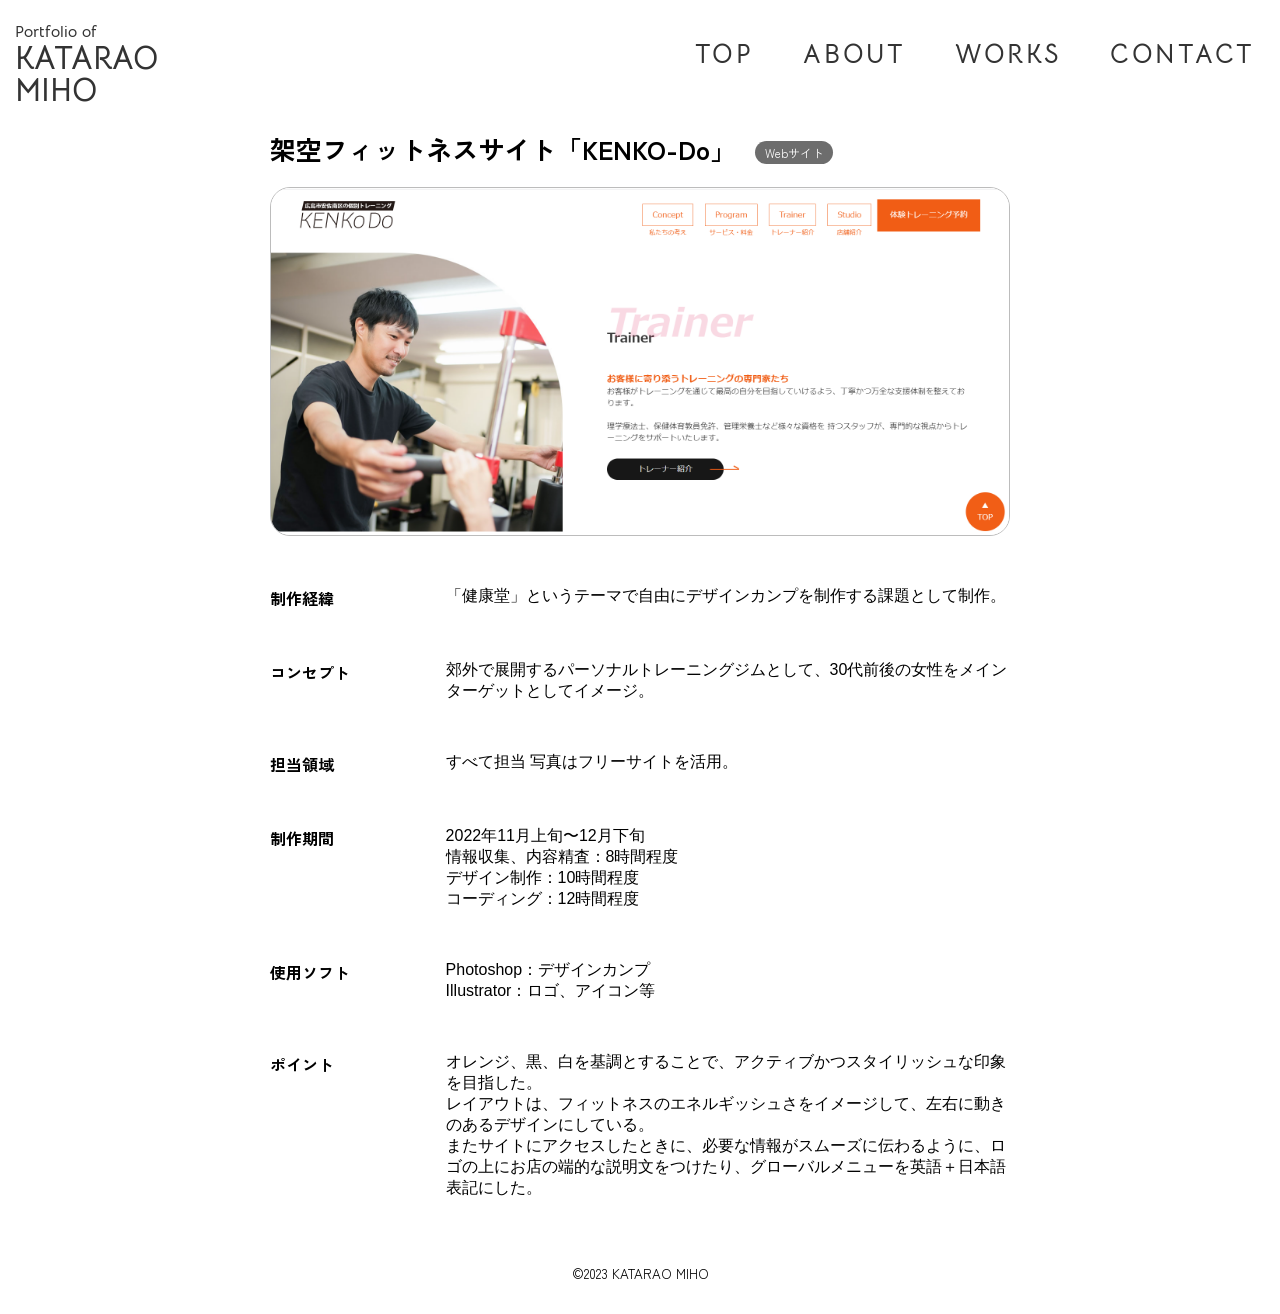
<file: works/01/index.html>
<!DOCTYPE html>
<html lang="ja">

<head>
    <meta charset="UTF-8">
    <meta http-equiv="X-UA-Compatible" content="IE=edge">
    <meta name="viewport" content="width=device-width, initial-scale=1.0">
    <title>架空フィットネスジムサイト「KENKO-Do」｜制作物</title>

    <!-- google font -->
    <link rel="preconnect" href="https://fonts.googleapis.com">
    <link rel="preconnect" href="https://fonts.gstatic.com" crossorigin>
    <link href="https://fonts.googleapis.com/css2?family=Zen+Kaku+Gothic+New:wght@300&display=swap" rel="stylesheet">
    <link href="https://fonts.googleapis.com/css2?family=Bellota+Text:wght@300&family=Noto+Sans+JP&family=Zen+Kaku+Gothic+Antique&family=Zen+Old+Mincho&display=swap" rel="stylesheet">

    <!-- ファビコン -->
    <link rel="icon" type="image/svg" href="../../favicon.svg">

    <!-- 自作CSS -->
    <link rel="stylesheet" href="../css/works_page.css">

    <!-- Google tag (gtag.js) -->
    <script async src="https://www.googletagmanager.com/gtag/js?id=G-EH3XTEHSP9"></script>
    <script>
        window.dataLayer = window.dataLayer || [];
        function gtag() { dataLayer.push(arguments); }
        gtag('js', new Date());

        gtag('config', 'G-EH3XTEHSP9');
    </script>
</head>

<body>

    <div class="firstview_Box">
        <header class="base-head">
            <a href="../../index.html">
                <h1 class="siteTitle isSmall">
                    <span class="sitetitle--small">Portfolio of</span><br>
                    KATARAO<br>
                    MIHO
                </h1>
            </a>

            <!-- グロナビ -->

            <button class="openbtn1"><span></span><span></span><span></span></button>
            <nav id="g-nav">
                <ul>
                    <li><a href="../../index.html">Top</a></li>
                    <li><a href="../../index.html#about">About</a></li>
                    <li><a href="../../index.html#works">Works</a></li>
                    <li><a href="../../index.html#contact">Contact</a></li>
                </ul>
            </nav>

        </header>
    </div><!-- firstview_Box -->

    <div class="works">

        <article class="works__box">
            <h3 class="works__title">架空フィットネスサイト「KENKO-Do」</h3>
            <p class="works__tag">Webサイト</p>

            <a href="kenkodo.html">
                <div class="works__imgBox imgBox--hover">
                    <img src="../imges/kenkodo_pc3.png" alt="サイトサムネイル">
                    <p>Webサイト(PC)を見る</p>
                </div><!-- works__imgBox -->

            </a>

            <div class="works__infoBox">
                <h4 class="works__infoTitle">制作経緯</h4>
                <div class="works__text">
                    <p>「健康堂」というテーマで自由にデザインカンプを制作する課題として制作。</p>
                </div><!-- works__text -->
            </div><!-- works__infoBox -->

            <div class="works__infoBox">
                <h4 class="works__infoTitle">コンセプト</h4>
                <div class="works__text">
                    <p>郊外で展開するパーソナルトレーニングジムとして、30代前後の女性をメインターゲットとしてイメージ。</p>
                </div><!-- works__text -->
            </div><!-- works__infoBox -->

            <div class="works__infoBox">
                <h4 class="works__infoTitle">担当領域</h4>
                <div class="works__text">
                    <p>すべて担当 写真はフリーサイトを活用。</p>
                </div><!-- works__text -->
            </div><!-- works__infoBox -->

            <div class="works__infoBox">
                <h4 class="works__infoTitle">制作期間</h4>
                <ul class="works__text">
                    <li>2022年11月上旬〜12月下旬</li>
                    <li>情報収集、内容精査：8時間程度</li>
                    <li>デザイン制作：10時間程度</li>
                    <li>コーディング：12時間程度</li>
                </ul><!-- works__text -->
            </div><!-- works__infoBox -->

            <div class="works__infoBox">
                <h4 class="works__infoTitle">使用ソフト</h4>
                <ul class="works__text">
                    <li>Photoshop：デザインカンプ</li>
                    <li>Illustrator：ロゴ、アイコン等</li>
                </ul><!-- works__text -->
            </div><!-- works__infoBox -->

            <div class="works__infoBox">
                <h4 class="works__infoTitle">ポイント</h4>
                <div class="works__text">
                    <p>オレンジ、黒、白を基調とすることで、アクティブかつスタイリッシュな印象を目指した。</p>
                    <p>レイアウトは、フィットネスのエネルギッシュさをイメージして、左右に動きのあるデザインにしている。</p>
                    <p>またサイトにアクセスしたときに、必要な情報がスムーズに伝わるように、ロゴの上にお店の端的な説明文をつけたり、グローバルメニューを英語＋日本語表記にした。 </p>

                </div><!-- works__text -->
            </div><!-- works__infoBox -->


        </article><!-- works__box -->

        <footer>
            <small>&copy;2023 KATARAO MIHO</small>
        </footer>

        <!-- JQuery -->
        <script src="https://code.jquery.com/jquery-3.4.1.min.js" integrity="sha256-CSXorXvZcTkaix6Yvo6HppcZGetbYMGWSFlBw8HfCJo=" crossorigin="anonymous"></script>
        <!-- 自作JS -->
        <script src="../../js/script.js"></script>
    </div><!-- works -->
</body>

</html>
</file>
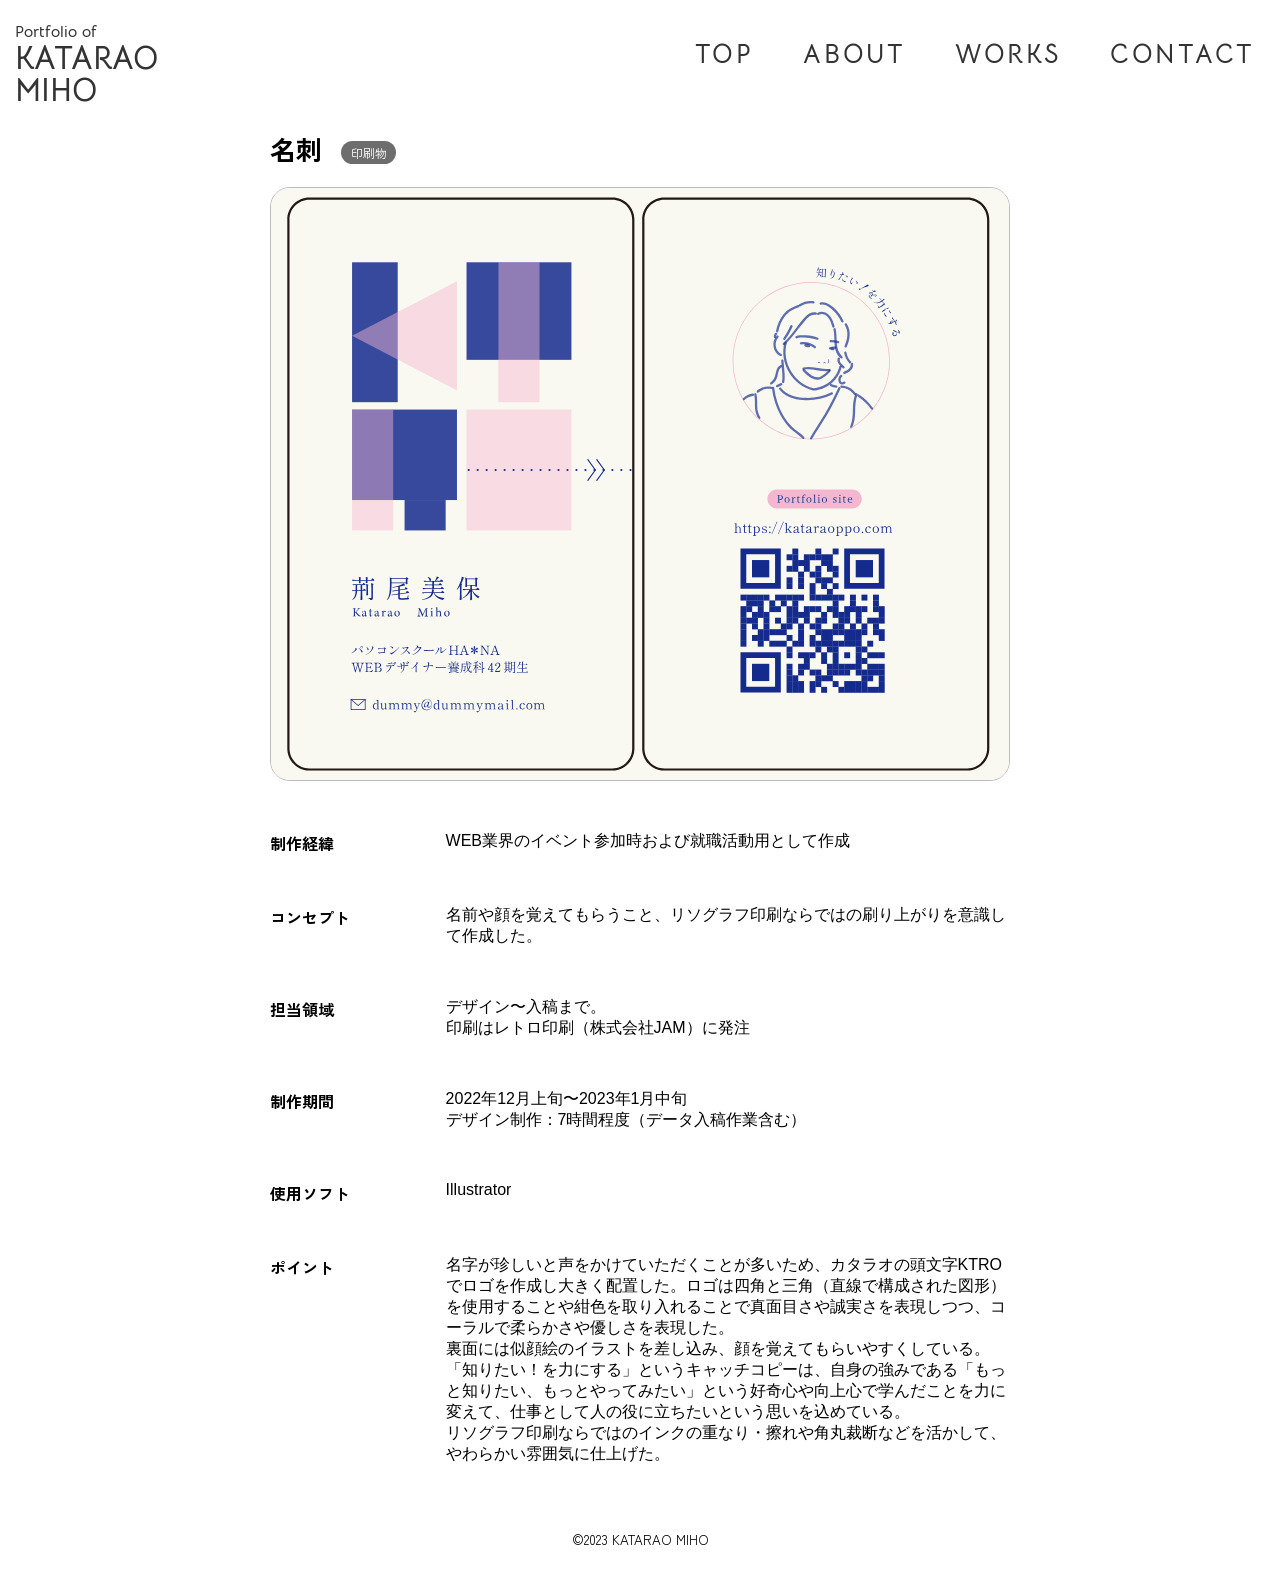
<file: works/04/index.html>
<!DOCTYPE html>
<html lang="ja">

<head>
    <meta charset="UTF-8">
    <meta http-equiv="X-UA-Compatible" content="IE=edge">
    <meta name="viewport" content="width=device-width, initial-scale=1.0">
    <title>名刺｜制作物 </title>

    <!-- google font -->
    <link rel="preconnect" href="https://fonts.googleapis.com">
    <link rel="preconnect" href="https://fonts.gstatic.com" crossorigin>
    <link href="https://fonts.googleapis.com/css2?family=Zen+Kaku+Gothic+New:wght@300&display=swap" rel="stylesheet">
    <link href="https://fonts.googleapis.com/css2?family=Bellota+Text:wght@300&family=Noto+Sans+JP&family=Zen+Kaku+Gothic+Antique&family=Zen+Old+Mincho&display=swap" rel="stylesheet">

    <!-- ファビコン -->
    <link rel="icon" type="image/svg" href="../../favicon.svg">

    <!-- 自作CSS -->
    <link rel="stylesheet" href="../css/works_page.css">

    <!-- Google tag (gtag.js) -->
    <script async src="https://www.googletagmanager.com/gtag/js?id=G-EH3XTEHSP9"></script>
    <script>
        window.dataLayer = window.dataLayer || [];
        function gtag() { dataLayer.push(arguments); }
        gtag('js', new Date());

        gtag('config', 'G-EH3XTEHSP9');
    </script>
</head>

<body>

    <div class="firstview_Box">
        <header class="base-head">
            <a href="../../index.html">
                <h1 class="siteTitle isSmall">
                    <span class="sitetitle--small">Portfolio of</span><br>
                    KATARAO<br>
                    MIHO
                </h1>
            </a>

            <!-- グロナビ -->

            <button class="openbtn1"><span></span><span></span><span></span></button>
            <nav id="g-nav">
                <ul>
                    <li><a href="../../index.html">Top</a></li>
                    <li><a href="../../index.html#about">About</a></li>
                    <li><a href="../../index.html#works">Works</a></li>
                    <li><a href="../../index.html#contact">Contact</a></li>
                </ul>
            </nav>

        </header>
    </div><!-- firstview_Box -->

    <div class="works">

        <article class="works__box">

            <h3 class="works__title">名刺</h3>
            <p class="works__tag">印刷物</p>

            <!-- <a href="kenkodo.html"> -->
            <div class="works__imgBox imgBox--hover">
                <img src="../imges/new_meishi.svg" alt="">
                <!-- <p>写真を拡大してみる</p> -->
            </div><!-- works__imgBox -->

            <!-- </a> -->

            <div class="works__infoBox">
                <h4 class="works__infoTitle">制作経緯</h4>
                <div class="works__text">
                    <p>WEB業界のイベント参加時および就職活動用として作成</p>
                </div><!-- works__text -->
            </div><!-- works__infoBox -->

            <div class="works__infoBox">
                <h4 class="works__infoTitle">コンセプト</h4>
                <div class="works__text">
                    <p>名前や顔を覚えてもらうこと、リソグラフ印刷ならではの刷り上がりを意識して作成した。</p>
                </div><!-- works__text -->
            </div><!-- works__infoBox -->

            <div class="works__infoBox">
                <h4 class="works__infoTitle">担当領域</h4>
                <div class="works__text">
                    <p>デザイン〜入稿まで。</p>
                    <p>印刷はレトロ印刷（株式会社JAM）に発注</p>
                </div><!-- works__text -->
            </div><!-- works__infoBox -->

            <div class="works__infoBox">
                <h4 class="works__infoTitle">制作期間</h4>
                <ul class="works__text">
                    <li>2022年12月上旬〜2023年1月中旬</li>
                    <li>デザイン制作：7時間程度（データ入稿作業含む）</li>
                </ul><!-- works__text -->
            </div><!-- works__infoBox -->

            <div class="works__infoBox">
                <h4 class="works__infoTitle">使用ソフト</h4>
                <div class="works__text">
                    <p>Illustrator</p>
                </div><!-- works__text -->
            </div><!-- works__infoBox -->

            <div class="works__infoBox">
                <h4 class="works__infoTitle">ポイント</h4>
                <div class="works__text">

                    <p>名字が珍しいと声をかけていただくことが多いため、カタラオの頭文字KTROでロゴを作成し大きく配置した。ロゴは四角と三角（直線で構成された図形）を使用することや紺色を取り入れることで真面目さや誠実さを表現しつつ、コーラルで柔らかさや優しさを表現した。</p>
                    <p>裏面には似顔絵のイラストを差し込み、顔を覚えてもらいやすくしている。</p>
                    <p>「知りたい！を力にする」というキャッチコピーは、自身の強みである「もっと知りたい、もっとやってみたい」という好奇心や向上心で学んだことを力に変えて、仕事として人の役に立ちたいという思いを込めている。</p>
                    <p>リソグラフ印刷ならではのインクの重なり・擦れや角丸裁断などを活かして、やわらかい雰囲気に仕上げた。</p>

                </div><!-- works__text -->
            </div><!-- works__infoBox -->

        </article><!-- works__box -->

        <footer>
            <small>&copy;2023 KATARAO MIHO</small>
        </footer>

        <!-- JQuery -->
        <script src="https://code.jquery.com/jquery-3.4.1.min.js" integrity="sha256-CSXorXvZcTkaix6Yvo6HppcZGetbYMGWSFlBw8HfCJo=" crossorigin="anonymous"></script>
        <!-- 自作JS -->
        <script src="../../js/script.js"></script>
    </div><!-- works -->
</body>

</html>
</file>
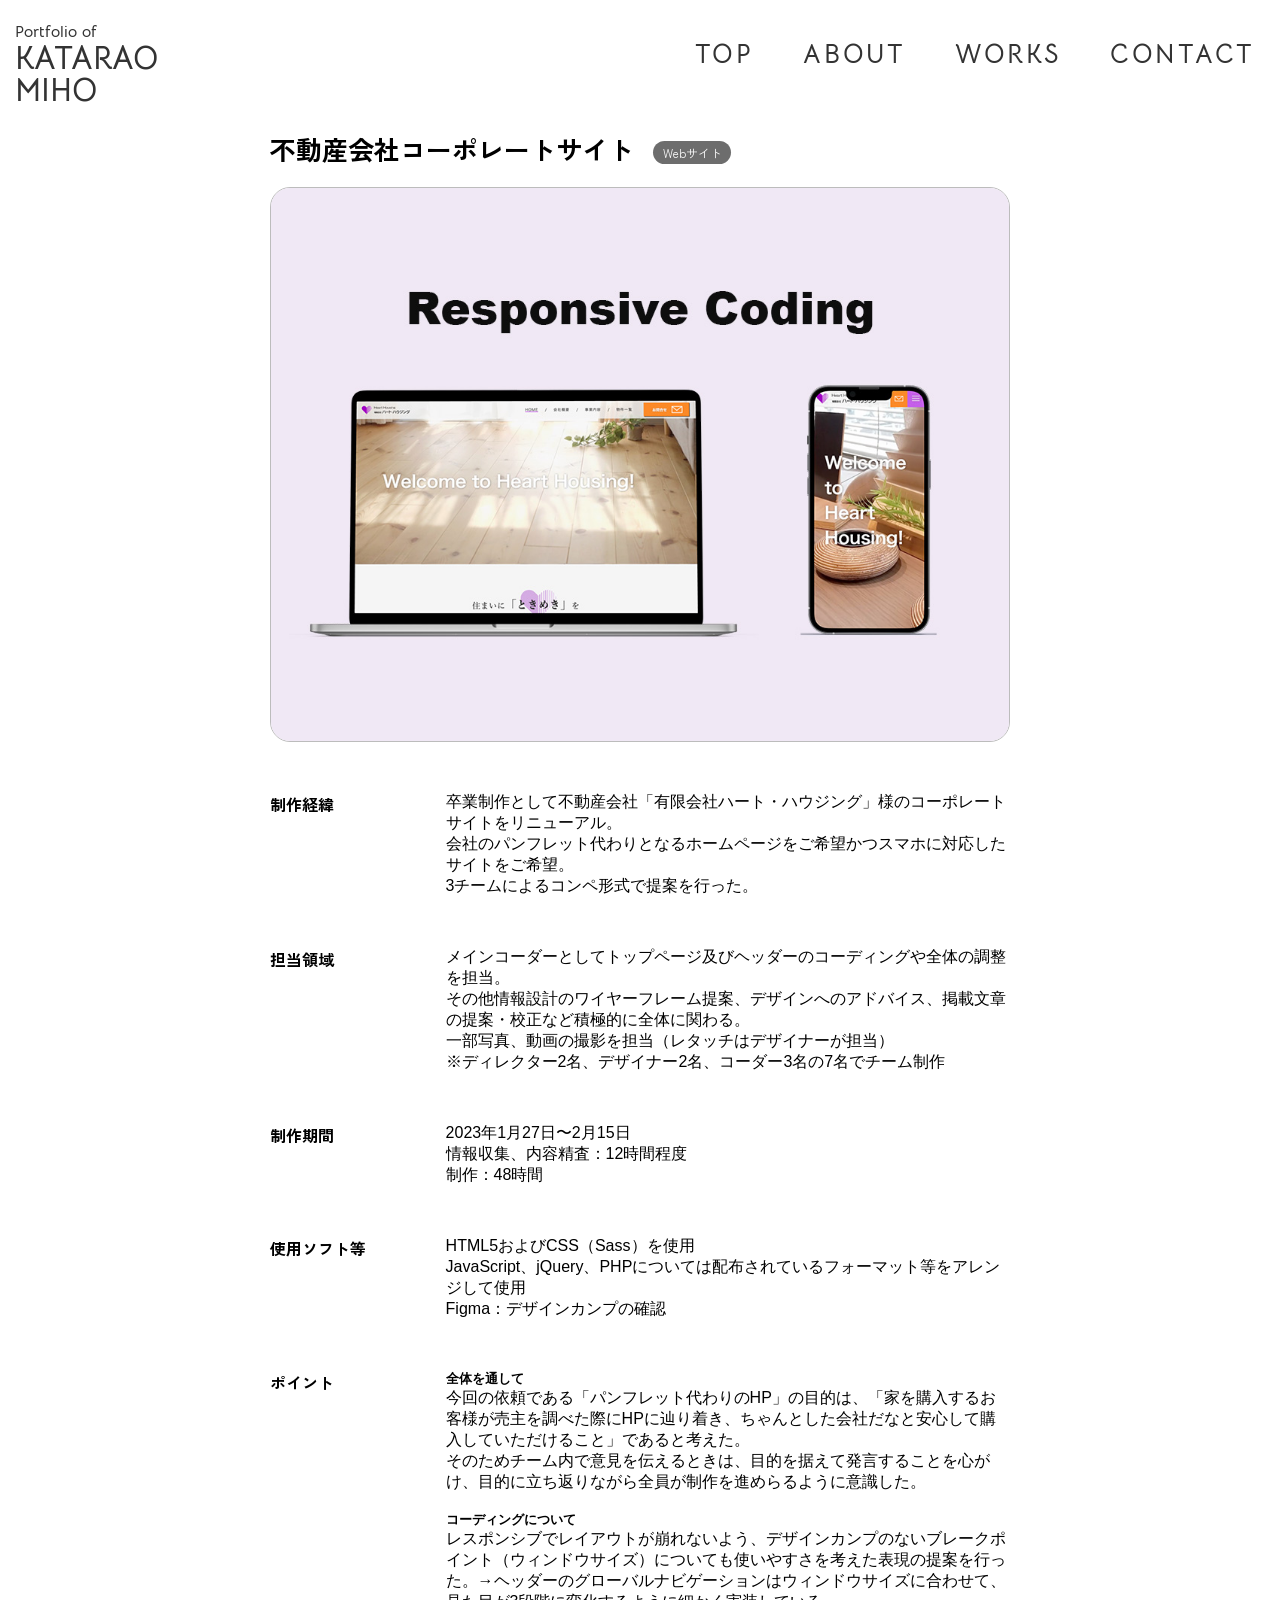
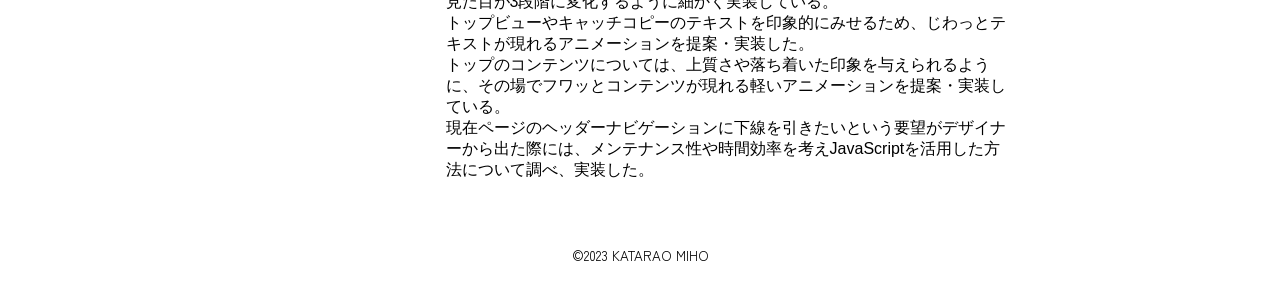
<file: works/05/index.html>
<!DOCTYPE html>
<html lang="ja">

<head>
    <meta charset="UTF-8">
    <meta http-equiv="X-UA-Compatible" content="IE=edge">
    <meta name="viewport" content="width=device-width, initial-scale=1.0">
    <title>不動産会社コーポレートサイト｜制作物</title>

    <!-- google font -->
    <link rel="preconnect" href="https://fonts.googleapis.com">
    <link rel="preconnect" href="https://fonts.gstatic.com" crossorigin>
    <link href="https://fonts.googleapis.com/css2?family=Zen+Kaku+Gothic+New:wght@300&display=swap" rel="stylesheet">
    <link href="https://fonts.googleapis.com/css2?family=Bellota+Text:wght@300&family=Noto+Sans+JP&family=Zen+Kaku+Gothic+Antique&family=Zen+Old+Mincho&display=swap" rel="stylesheet">

    <!-- ファビコン -->
    <link rel="icon" type="image/svg" href="../../favicon.svg">

    <!-- 自作CSS -->
    <link rel="stylesheet" href="../css/works_page.css">

    <!-- Google tag (gtag.js) -->
    <script async src="https://www.googletagmanager.com/gtag/js?id=G-EH3XTEHSP9"></script>
    <script>
        window.dataLayer = window.dataLayer || [];
        function gtag() { dataLayer.push(arguments); }
        gtag('js', new Date());

        gtag('config', 'G-EH3XTEHSP9');
    </script>
</head>

<body>

    <div class="firstview_Box">
        <header class="base-head">
            <a href="../../index.html">
                <h1 class="siteTitle isSmall">
                    <span class="sitetitle--small">Portfolio of</span><br>
                    KATARAO<br>
                    MIHO
                </h1>
            </a>

            <!-- グロナビ -->

            <button class="openbtn1"><span></span><span></span><span></span></button>
            <nav id="g-nav">
                <ul>
                    <li><a href="../../index.html">Top</a></li>
                    <li><a href="../../index.html#about">About</a></li>
                    <li><a href="../../index.html#works">Works</a></li>
                    <li><a href="../../index.html#contact">Contact</a></li>
                </ul>
            </nav>

        </header>
    </div><!-- firstview_Box -->

    <div class="works">

        <article class="works__box">
            <h3 class="works__title">不動産会社コーポレートサイト</h3>
            <p class="works__tag">Webサイト</p>

            <a href="https://pc-hana.com/42/team-c/">
                <div class="works__imgBox imgBox--hover">
                    <img src="../imges/HH_thumb.jpg" alt="サイトサムネイル">
                    <p>Webサイトを見る</p>
                </div><!-- works__imgBox -->

            </a>

            <div class="works__infoBox">
                <h4 class="works__infoTitle">制作経緯</h4>
                <div class="works__text">
                    <p>卒業制作として不動産会社「有限会社ハート・ハウジング」様のコーポレートサイトをリニューアル。</p>
                    <p>会社のパンフレット代わりとなるホームページをご希望かつスマホに対応したサイトをご希望。</p>
                    <p>3チームによるコンペ形式で提案を行った。</p>
                </div><!-- works__text -->
            </div><!-- works__infoBox -->

            <div class="works__infoBox">
                <h4 class="works__infoTitle">担当領域</h4>
                <div class="works__text">
                    <p>メインコーダーとしてトップページ及びヘッダーのコーディングや全体の調整を担当。</p>
                    <p>その他情報設計のワイヤーフレーム提案、デザインへのアドバイス、掲載文章の提案・校正など積極的に全体に関わる。</p>
                    <p>一部写真、動画の撮影を担当（レタッチはデザイナーが担当）</p>
                    <p>※ディレクター2名、デザイナー2名、コーダー3名の7名でチーム制作</p>
                </div><!-- works__text -->
            </div><!-- works__infoBox -->

            <div class="works__infoBox">
                <h4 class="works__infoTitle">制作期間</h4>
                <ul class="works__text">
                    <li>2023年1月27日〜2月15日</li>
                    <li>情報収集、内容精査：12時間程度</li>
                    <li>制作：48時間</li>
                </ul><!-- works__text -->
            </div><!-- works__infoBox -->

            <div class="works__infoBox">
                <h4 class="works__infoTitle">使用ソフト等</h4>
                <ul class="works__text">
                    <li>HTML5およびCSS（Sass）を使用
                    </li>
                    <li>JavaScript、jQuery、PHPについては配布されているフォーマット等をアレンジして使用</li>
                    <li>Figma：デザインカンプの確認</li>
                </ul><!-- works__text -->
            </div><!-- works__infoBox -->

            <div class="works__infoBox">
                <h4 class="works__infoTitle">ポイント</h4>
                <div class="works__text">
                    <h5>全体を通して</h5>
                    <p>今回の依頼である「パンフレット代わりのHP」の目的は、「家を購入するお客様が売主を調べた際にHPに辿り着き、ちゃんとした会社だなと安心して購入していただけること」であると考えた。</p>
                    <p>そのためチーム内で意見を伝えるときは、目的を据えて発言することを心がけ、目的に立ち返りながら全員が制作を進めらるように意識した。</p>
                    <br>
                    <h5>コーディングについて</h5>
                    <p>レスポンシブでレイアウトが崩れないよう、デザインカンプのないブレークポイント（ウィンドウサイズ）についても使いやすさを考えた表現の提案を行った。→ヘッダーのグローバルナビゲーションはウィンドウサイズに合わせて、見た目が3段階に変化するように細かく実装している。</p>
                    <p>トップビューやキャッチコピーのテキストを印象的にみせるため、じわっとテキストが現れるアニメーションを提案・実装した。</p>
                    <p>トップのコンテンツについては、上質さや落ち着いた印象を与えられるように、その場でフワッとコンテンツが現れる軽いアニメーションを提案・実装している。</p>
                    <p>現在ページのヘッダーナビゲーションに下線を引きたいという要望がデザイナーから出た際には、メンテナンス性や時間効率を考えJavaScriptを活用した方法について調べ、実装した。</p>

                </div><!-- works__text -->
            </div><!-- works__infoBox -->


        </article><!-- works__box -->

        <footer>
            <small>&copy;2023 KATARAO MIHO</small>
        </footer>

        <!-- JQuery -->
        <script src="https://code.jquery.com/jquery-3.4.1.min.js" integrity="sha256-CSXorXvZcTkaix6Yvo6HppcZGetbYMGWSFlBw8HfCJo=" crossorigin="anonymous"></script>
        <!-- 自作JS -->
        <script src="../../js/script.js"></script>
    </div><!-- works -->
</body>

</html>
</file>
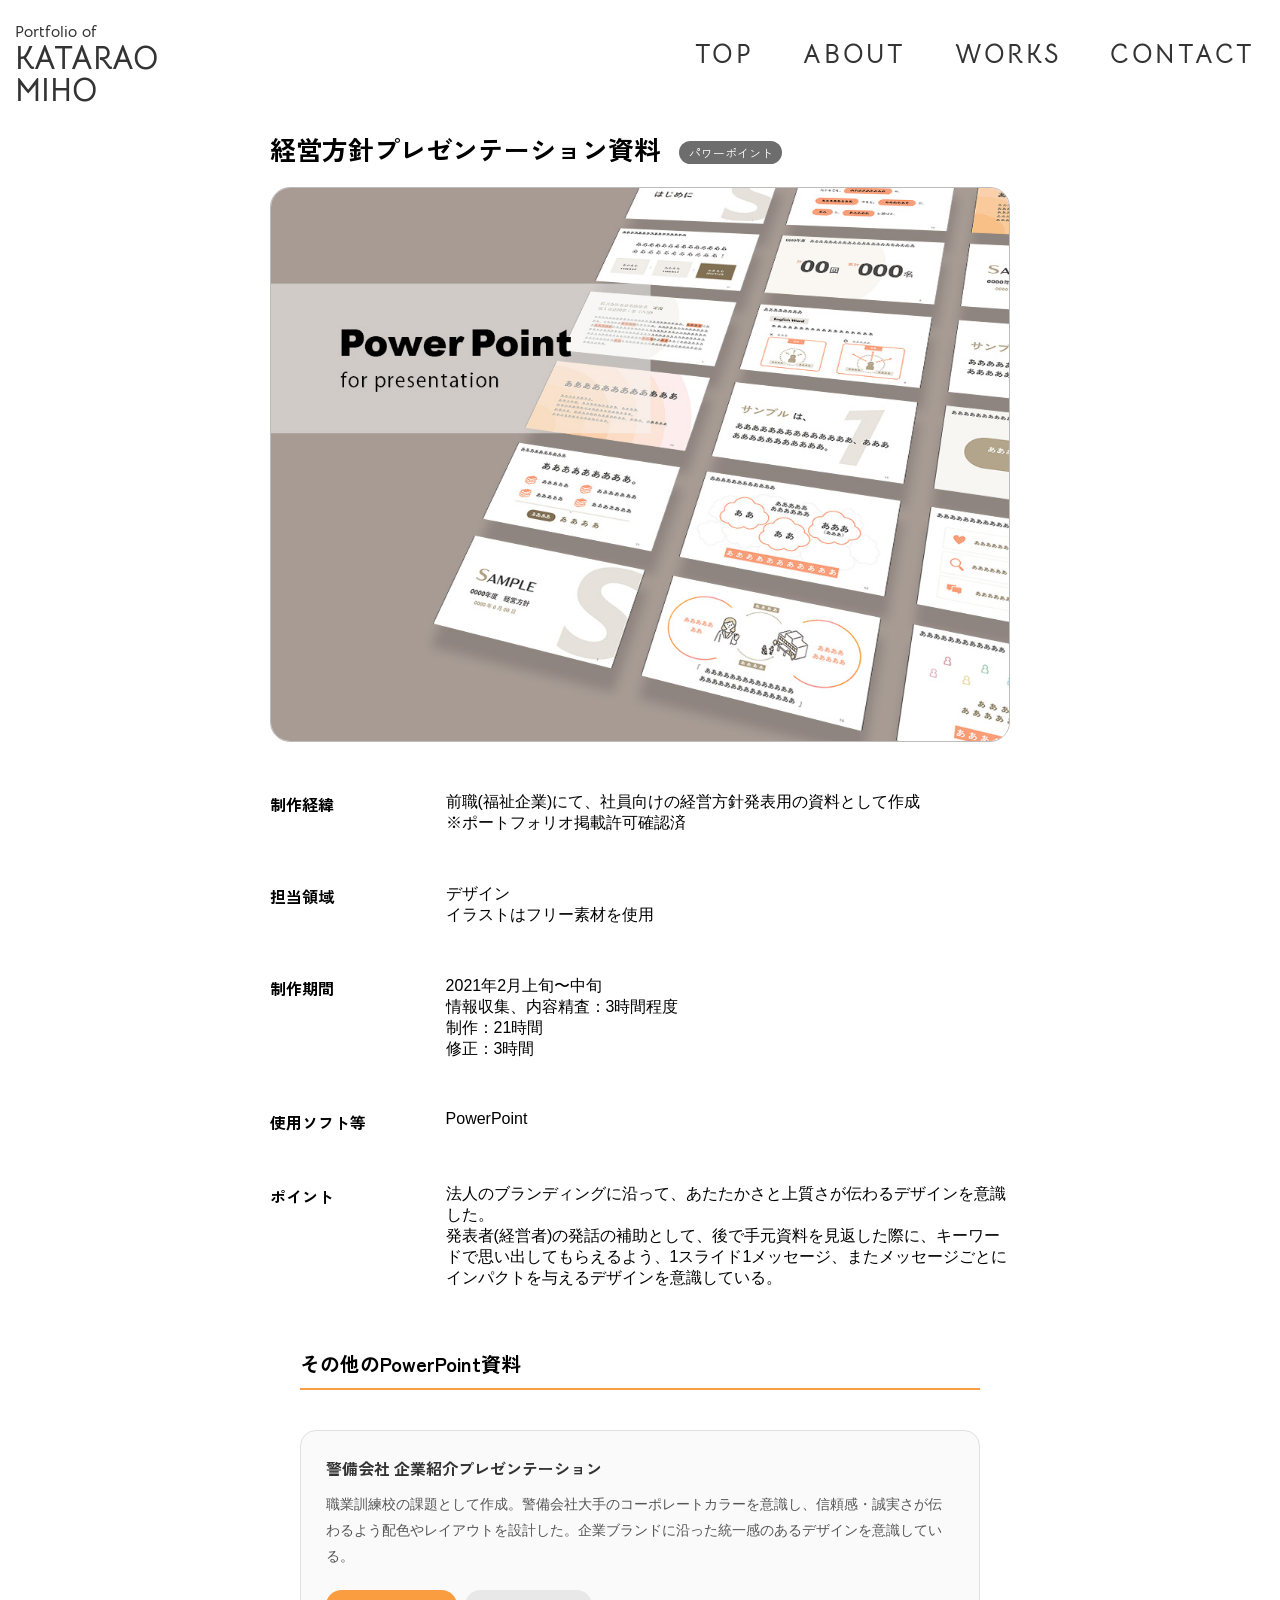
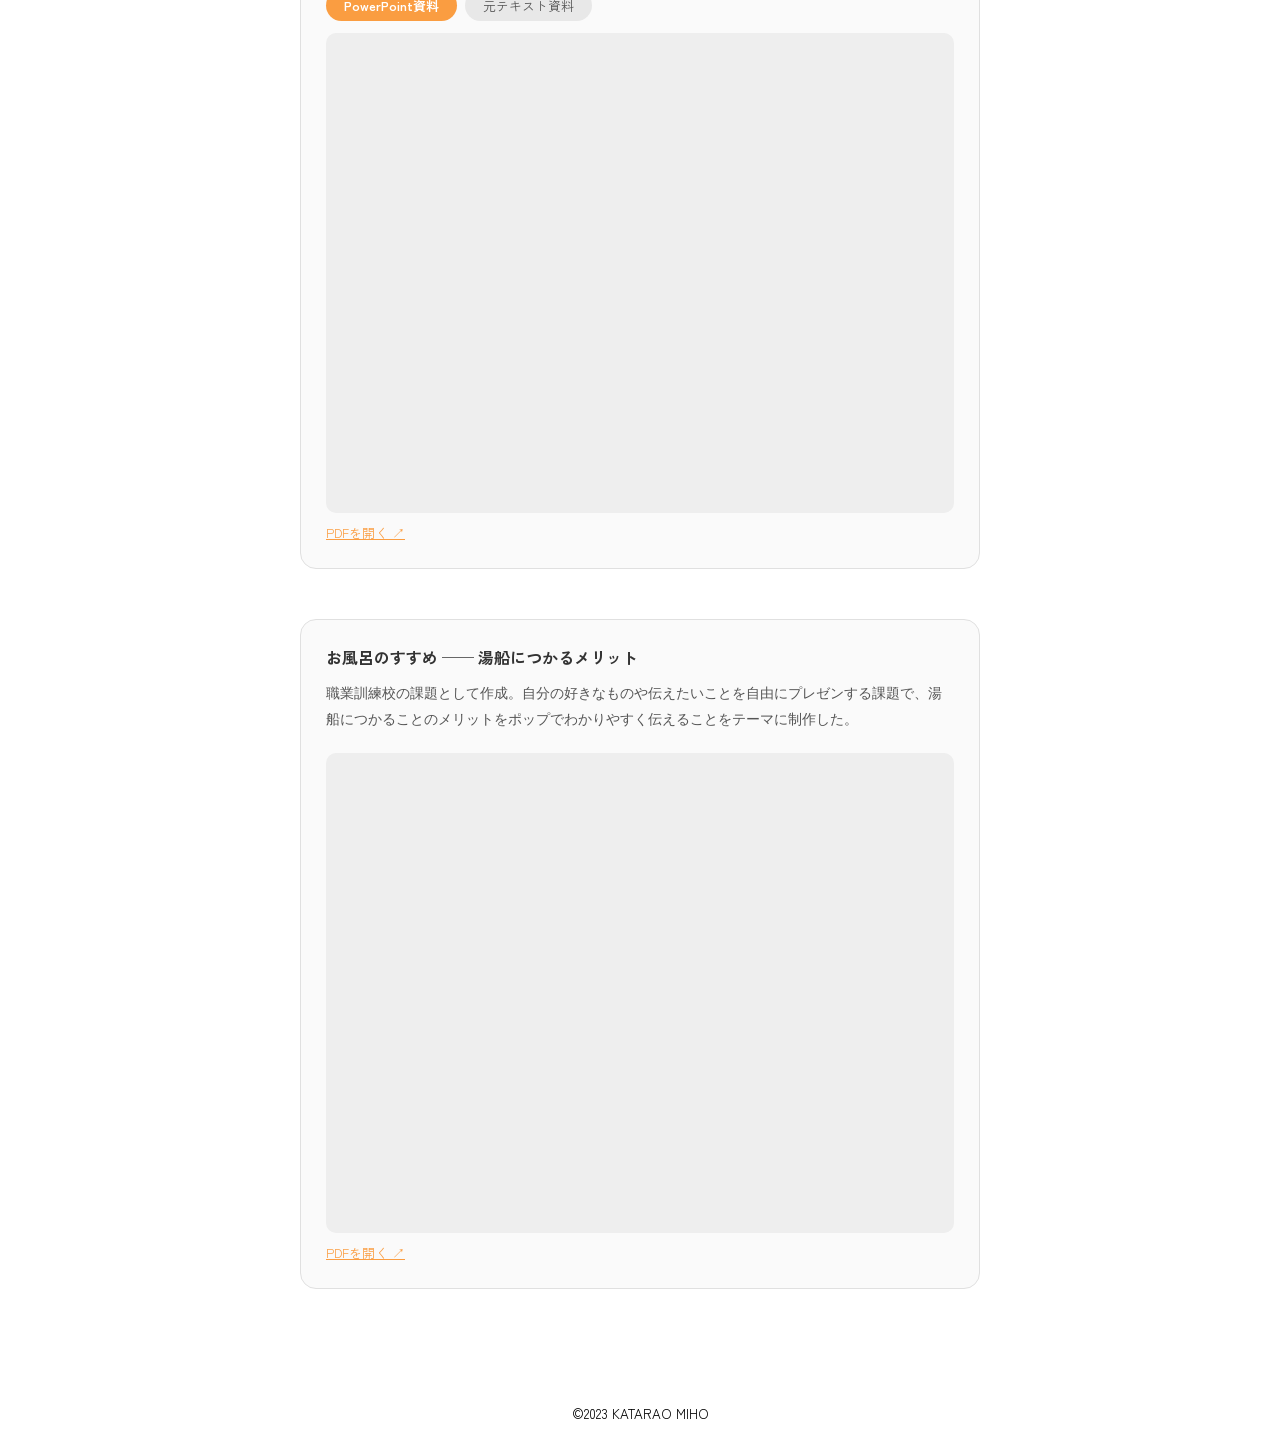
<file: works/06/index.html>
<!DOCTYPE html>
<html lang="ja">

<head>
    <meta charset="UTF-8">
    <meta http-equiv="X-UA-Compatible" content="IE=edge">
    <meta name="viewport" content="width=device-width, initial-scale=1.0">
    <title>経営方針プレゼンテーション資料｜制作物</title>

    <!-- google font -->
    <link rel="preconnect" href="https://fonts.googleapis.com">
    <link rel="preconnect" href="https://fonts.gstatic.com" crossorigin>
    <link href="https://fonts.googleapis.com/css2?family=Zen+Kaku+Gothic+New:wght@300&display=swap" rel="stylesheet">
    <link href="https://fonts.googleapis.com/css2?family=Bellota+Text:wght@300&family=Noto+Sans+JP&family=Zen+Kaku+Gothic+Antique&family=Zen+Old+Mincho&display=swap" rel="stylesheet">

    <!-- ファビコン -->
    <link rel="icon" type="image/svg" href="../../favicon.svg">

    <!-- 自作CSS -->
    <link rel="stylesheet" href="../css/works_page.css">

    <!-- Google tag (gtag.js) -->
    <script async src="https://www.googletagmanager.com/gtag/js?id=G-EH3XTEHSP9"></script>
    <script>
        window.dataLayer = window.dataLayer || [];
        function gtag() { dataLayer.push(arguments); }
        gtag('js', new Date());

        gtag('config', 'G-EH3XTEHSP9');
    </script>
</head>

<body>

    <div class="firstview_Box">
        <header class="base-head">
            <a href="../../index.html">
                <h1 class="siteTitle isSmall">
                    <span class="sitetitle--small">Portfolio of</span><br>
                    KATARAO<br>
                    MIHO
                </h1>
            </a>

            <!-- グロナビ -->

            <button class="openbtn1"><span></span><span></span><span></span></button>
            <nav id="g-nav">
                <ul>
                    <li><a href="../../index.html">Top</a></li>
                    <li><a href="../../index.html#about">About</a></li>
                    <li><a href="../../index.html#works">Works</a></li>
                    <li><a href="../../index.html#contact">Contact</a></li>
                </ul>
            </nav>

        </header>
    </div><!-- firstview_Box -->

    <div class="works">

        <article class="works__box">
            <h3 class="works__title">経営方針プレゼンテーション資料</h3>
            <p class="works__tag">パワーポイント</p>

            <a href="00.pdf" target="_blank" rel="noopener">
                <div class="works__imgBox imgBox--hover">
                    <img src="../imges/pp_thumb.jpg" alt="パワーポイント">
                    <p>PDFで見る</p>
                </div>
            </a>
            <!-- works__imgBox -->

            <div class="works__infoBox">
                <h4 class="works__infoTitle">制作経緯</h4>
                <div class="works__text">
                    <p>前職(福祉企業)にて、社員向けの経営方針発表用の資料として作成</p>
                    <p>※ポートフォリオ掲載許可確認済</p>
                </div><!-- works__text -->
            </div><!-- works__infoBox -->

            <div class="works__infoBox">
                <h4 class="works__infoTitle">担当領域</h4>
                <div class="works__text">
                    <p>デザイン</p>
                    <p>イラストはフリー素材を使用</p>
                </div><!-- works__text -->
            </div><!-- works__infoBox -->

            <div class="works__infoBox">
                <h4 class="works__infoTitle">制作期間</h4>
                <ul class="works__text">
                    <li>2021年2月上旬〜中旬</li>
                    <li>情報収集、内容精査：3時間程度</li>
                    <li>制作：21時間</li>
                    <li>修正：3時間</li>
                </ul><!-- works__text -->
            </div><!-- works__infoBox -->

            <div class="works__infoBox">
                <h4 class="works__infoTitle">使用ソフト等</h4>
                <ul class="works__text">
                    <li>PowerPoint</li>
                </ul><!-- works__text -->
            </div><!-- works__infoBox -->

            <div class="works__infoBox">
                <h4 class="works__infoTitle">ポイント</h4>
                <div class="works__text">
                    <p>法人のブランディングに沿って、あたたかさと上質さが伝わるデザインを意識した。</p>
                    <p>発表者(経営者)の発話の補助として、後で手元資料を見返した際に、キーワードで思い出してもらえるよう、1スライド1メッセージ、またメッセージごとにインパクトを与えるデザインを意識している。</p>
                </div><!-- works__text -->
            </div><!-- works__infoBox -->

<!-- ===================== その他のPowerPoint資料 ===================== -->
<section class="works__otherSection">
    <h3 class="works__otherTitle">その他のPowerPoint資料</h3>

    <!-- 1件目：警備会社 -->
    <div class="works__otherCard">
        <h4 class="works__otherCardTitle">警備会社 企業紹介プレゼンテーション</h4>
        <p class="works__otherCardText">
            職業訓練校の課題として作成。警備会社大手のコーポレートカラーを意識し、信頼感・誠実さが伝わるよう配色やレイアウトを設計した。企業ブランドに沿った統一感のあるデザインを意識している。
        </p>

        <!-- タブ切り替え -->
        <div class="works__tabWrap">
            <div class="works__tabBtns">
                <button class="works__tabBtn is-active" data-tab="tab-pp1">PowerPoint資料</button>
                <button class="works__tabBtn" data-tab="tab-text1">元テキスト資料</button>
            </div>

            <div id="tab-pp1" class="works__tabContent is-active">
                <iframe class="works__pdfFrame" src="01-1.pdf" title="警備会社プレゼン資料"></iframe>
                <a class="works__pdfLink" href="01-1.pdf" target="_blank" rel="noopener">PDFを開く ↗</a>
            </div>
            <div id="tab-text1" class="works__tabContent">
                <iframe class="works__pdfFrame" src="01-2.pdf" title="警備会社 元テキスト資料"></iframe>
                <a class="works__pdfLink" href="01-2.pdf" target="_blank" rel="noopener">PDFを開く ↗</a>
            </div>
        </div>
    </div><!-- works__otherCard -->

    <!-- 2件目：湯船 -->
    <div class="works__otherCard">
        <h4 class="works__otherCardTitle">お風呂のすすめ ── 湯船につかるメリット</h4>
        <p class="works__otherCardText">
            職業訓練校の課題として作成。自分の好きなものや伝えたいことを自由にプレゼンする課題で、湯船につかることのメリットをポップでわかりやすく伝えることをテーマに制作した。
        </p>
        <div class="works__tabWrap">
            <div id="tab-bath" class="works__tabContent is-active" style="margin-top: 0;">
                <iframe class="works__pdfFrame" src="02.pdf" title="湯船プレゼン資料"></iframe>
                <a class="works__pdfLink" href="02.pdf" target="_blank" rel="noopener">PDFを開く ↗</a>
            </div>
        </div>
    </div><!-- works__otherCard -->

</section><!-- works__otherSection -->


        </article><!-- works__box -->

        <footer>
            <small>&copy;2023 KATARAO MIHO</small>
        </footer>

        <!-- JQuery -->
        <script src="https://code.jquery.com/jquery-3.4.1.min.js" integrity="sha256-CSXorXvZcTkaix6Yvo6HppcZGetbYMGWSFlBw8HfCJo=" crossorigin="anonymous"></script>
        <!-- 自作JS -->
        <script src="../../js/script.js"></script>

        <script>
            document.querySelectorAll('.works__tabBtn').forEach(function(btn) {
                btn.addEventListener('click', function() {
                    var targetId = this.getAttribute('data-tab');
                    var card = this.closest('.works__otherCard');
    
                    card.querySelectorAll('.works__tabBtn').forEach(function(b) {
                        b.classList.remove('is-active');
                    });
                    card.querySelectorAll('.works__tabContent').forEach(function(c) {
                        c.classList.remove('is-active');
                    });
    
                    this.classList.add('is-active');
                    document.getElementById(targetId).classList.add('is-active');
                });
            });
            </script>

    </div><!-- works -->
</body>

</html>
</file>
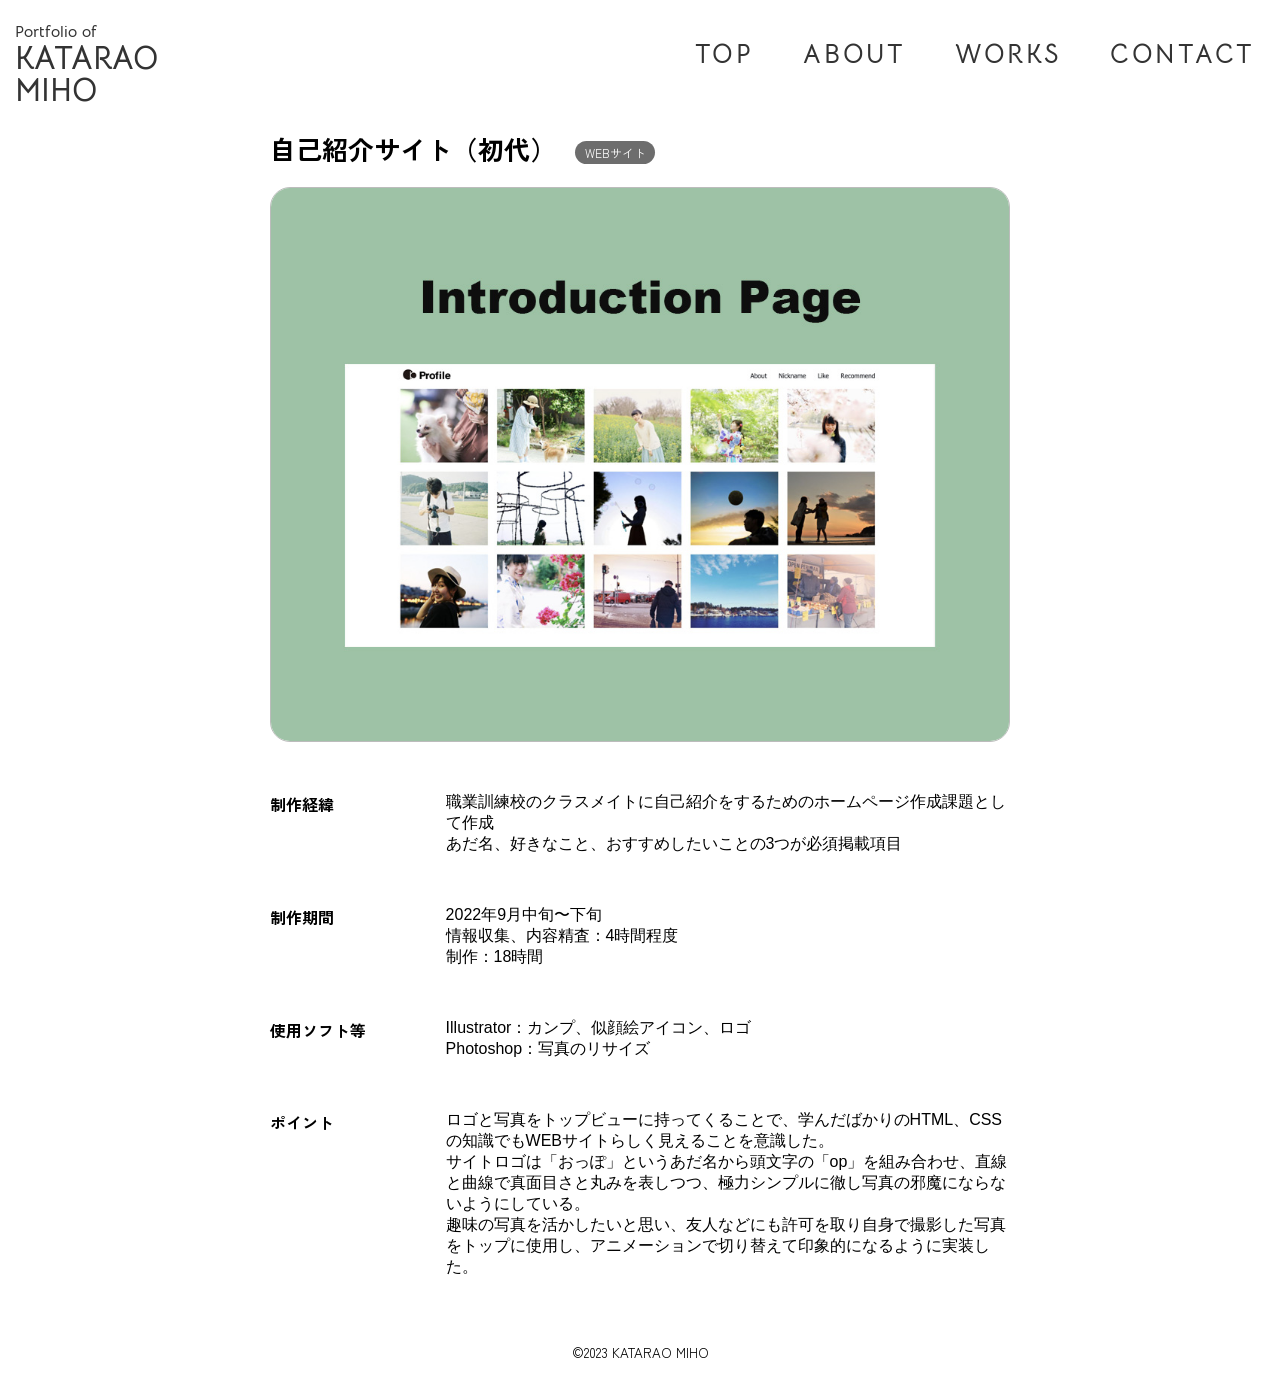
<file: works/07/index.html>
<!DOCTYPE html>
<html lang="ja">

<head>
    <meta charset="UTF-8">
    <meta http-equiv="X-UA-Compatible" content="IE=edge">
    <meta name="viewport" content="width=device-width, initial-scale=1.0">
    <title>自己紹介サイト（初代）｜制作物</title>

    <!-- google font -->
    <link rel="preconnect" href="https://fonts.googleapis.com">
    <link rel="preconnect" href="https://fonts.gstatic.com" crossorigin>
    <link href="https://fonts.googleapis.com/css2?family=Zen+Kaku+Gothic+New:wght@300&display=swap" rel="stylesheet">
    <link href="https://fonts.googleapis.com/css2?family=Bellota+Text:wght@300&family=Noto+Sans+JP&family=Zen+Kaku+Gothic+Antique&family=Zen+Old+Mincho&display=swap" rel="stylesheet">

    <!-- ファビコン -->
    <link rel="icon" type="image/svg" href="../../favicon.svg">

    <!-- 自作CSS -->
    <link rel="stylesheet" href="../css/works_page.css">

    <!-- Google tag (gtag.js) -->
    <script async src="https://www.googletagmanager.com/gtag/js?id=G-EH3XTEHSP9"></script>
    <script>
        window.dataLayer = window.dataLayer || [];
        function gtag() { dataLayer.push(arguments); }
        gtag('js', new Date());

        gtag('config', 'G-EH3XTEHSP9');
    </script>
</head>

<body>

    <div class="firstview_Box">
        <header class="base-head">
            <a href="../../index.html">
                <h1 class="siteTitle isSmall">
                    <span class="sitetitle--small">Portfolio of</span><br>
                    KATARAO<br>
                    MIHO
                </h1>
            </a>

            <!-- グロナビ -->

            <button class="openbtn1"><span></span><span></span><span></span></button>
            <nav id="g-nav">
                <ul>
                    <li><a href="../../index.html">Top</a></li>
                    <li><a href="../../index.html#about">About</a></li>
                    <li><a href="../../index.html#works">Works</a></li>
                    <li><a href="../../index.html#contact">Contact</a></li>
                </ul>
            </nav>

        </header>
    </div><!-- firstview_Box -->

    <div class="works">

        <article class="works__box">
            <h3 class="works__title">自己紹介サイト（初代）</h3>
            <p class="works__tag">WEBサイト</p>

            <a href="aboutme.html">
            <div class="works__imgBox imgBox--hover">
                <img src="../imges/aboutme_thumb.jpg" alt="サイトサムネイル">
                <p>Webサイト（PC）を見る</p>
            </div><!-- works__imgBox -->
            </a>

            <div class="works__infoBox">
                <h4 class="works__infoTitle">制作経緯</h4>
                <div class="works__text">
                    <p>職業訓練校のクラスメイトに自己紹介をするためのホームページ作成課題として作成</p>
                    <p>あだ名、好きなこと、おすすめしたいことの3つが必須掲載項目</p>
                </div><!-- works__text -->
            </div><!-- works__infoBox -->

            <div class="works__infoBox">
                <h4 class="works__infoTitle">制作期間</h4>
                <ul class="works__text">
                    <li>2022年9月中旬〜下旬</li>
                    <li>情報収集、内容精査：4時間程度</li>
                    <li>制作：18時間</li>
                </ul><!-- works__text -->
            </div><!-- works__infoBox -->

            <div class="works__infoBox">
                <h4 class="works__infoTitle">使用ソフト等</h4>
                <ul class="works__text">
                    <li>Illustrator：カンプ、似顔絵アイコン、ロゴ</li>
                    <li>Photoshop：写真のリサイズ</li>
                </ul><!-- works__text -->
            </div><!-- works__infoBox -->

            <div class="works__infoBox">
                <h4 class="works__infoTitle">ポイント</h4>
                <div class="works__text">
                    <p>ロゴと写真をトップビューに持ってくることで、学んだばかりのHTML、CSSの知識でもWEBサイトらしく見えることを意識した。</p>
                    <p>サイトロゴは「おっぽ」というあだ名から頭文字の「op」を組み合わせ、直線と曲線で真面目さと丸みを表しつつ、極力シンプルに徹し写真の邪魔にならないようにしている。</p>
                    <p>趣味の写真を活かしたいと思い、友人などにも許可を取り自身で撮影した写真をトップに使用し、アニメーションで切り替えて印象的になるように実装した。</p>
                    
                </div><!-- works__text -->
            </div><!-- works__infoBox -->

        </article><!-- works__box -->

        <footer>
            <small>&copy;2023 KATARAO MIHO</small>
        </footer>

        <!-- JQuery -->
        <script src="https://code.jquery.com/jquery-3.4.1.min.js" integrity="sha256-CSXorXvZcTkaix6Yvo6HppcZGetbYMGWSFlBw8HfCJo=" crossorigin="anonymous"></script>
        <!-- 自作JS -->
        <script src="../../js/script.js"></script>
    </div><!-- works -->
</body>

</html>
</file>
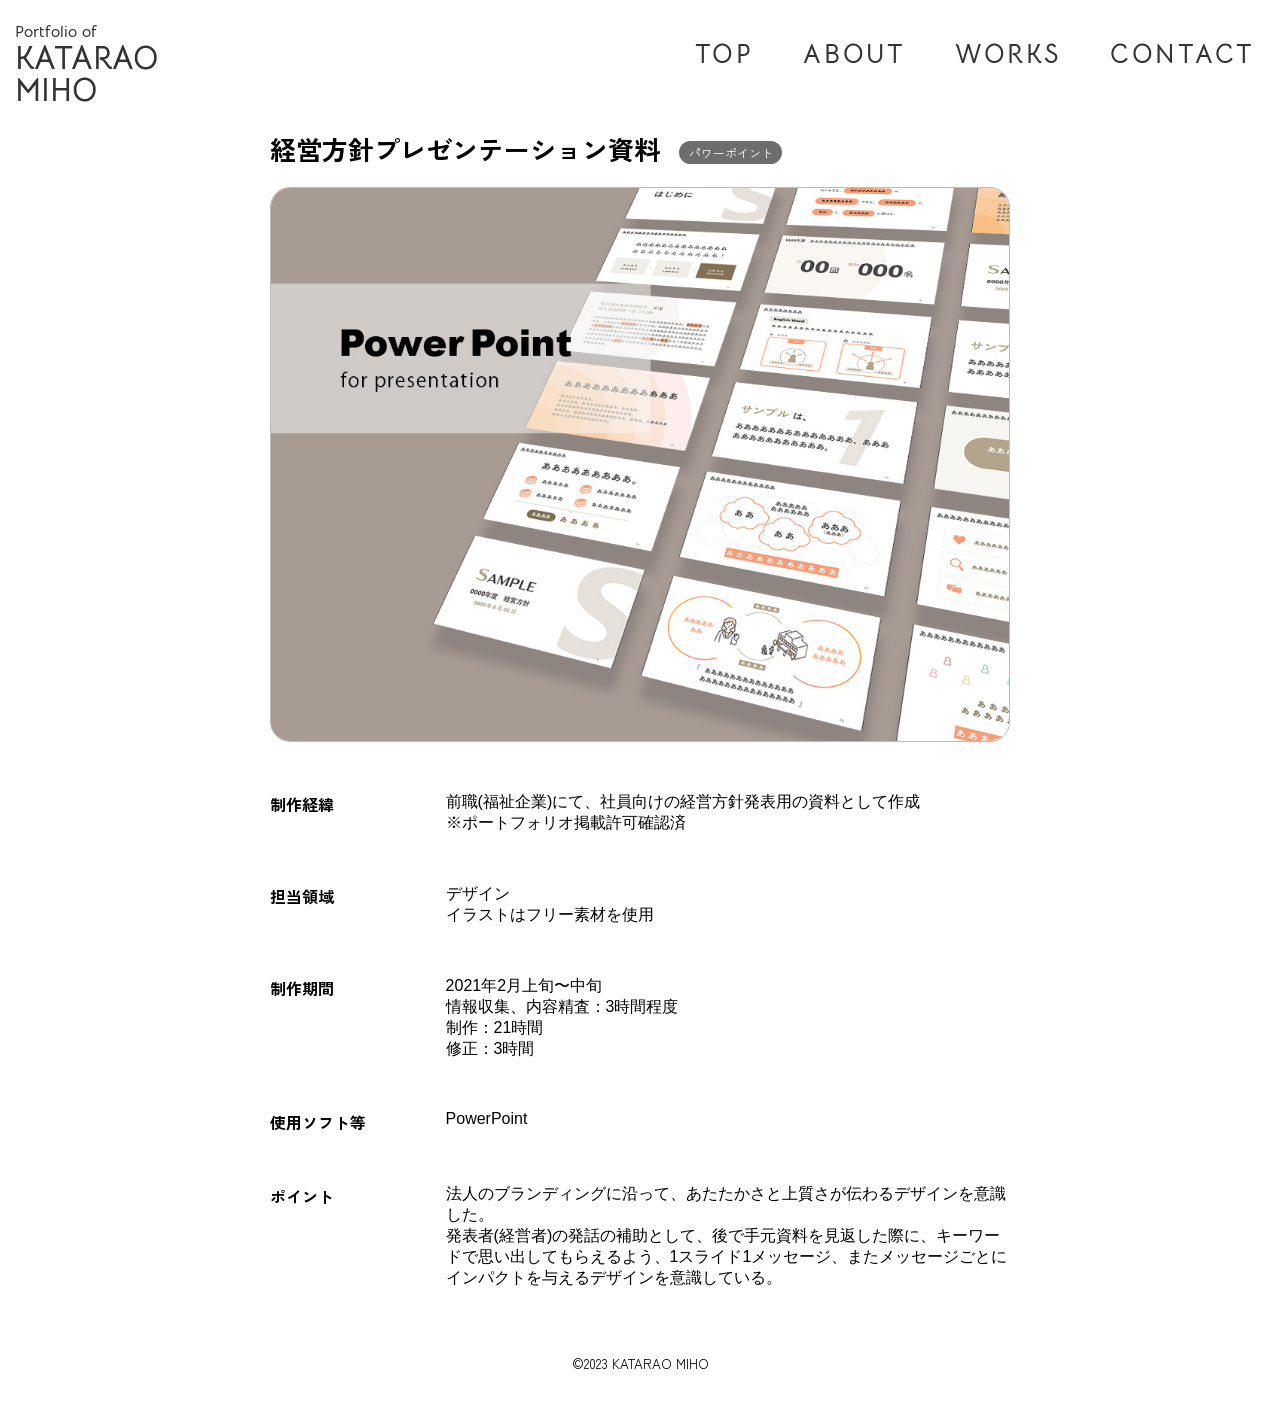
<file: works/06/indexUB.html>
<!DOCTYPE html>
<html lang="ja">

<head>
    <meta charset="UTF-8">
    <meta http-equiv="X-UA-Compatible" content="IE=edge">
    <meta name="viewport" content="width=device-width, initial-scale=1.0">
    <title>経営方針プレゼンテーション資料｜制作物</title>

    <!-- google font -->
    <link rel="preconnect" href="https://fonts.googleapis.com">
    <link rel="preconnect" href="https://fonts.gstatic.com" crossorigin>
    <link href="https://fonts.googleapis.com/css2?family=Zen+Kaku+Gothic+New:wght@300&display=swap" rel="stylesheet">
    <link href="https://fonts.googleapis.com/css2?family=Bellota+Text:wght@300&family=Noto+Sans+JP&family=Zen+Kaku+Gothic+Antique&family=Zen+Old+Mincho&display=swap" rel="stylesheet">

    <!-- ファビコン -->
    <link rel="icon" type="image/svg" href="../../favicon.svg">

    <!-- 自作CSS -->
    <link rel="stylesheet" href="../css/works_page.css">

    <!-- Google tag (gtag.js) -->
    <script async src="https://www.googletagmanager.com/gtag/js?id=G-EH3XTEHSP9"></script>
    <script>
        window.dataLayer = window.dataLayer || [];
        function gtag() { dataLayer.push(arguments); }
        gtag('js', new Date());

        gtag('config', 'G-EH3XTEHSP9');
    </script>
</head>

<body>

    <div class="firstview_Box">
        <header class="base-head">
            <a href="../../index.html">
                <h1 class="siteTitle isSmall">
                    <span class="sitetitle--small">Portfolio of</span><br>
                    KATARAO<br>
                    MIHO
                </h1>
            </a>

            <!-- グロナビ -->

            <button class="openbtn1"><span></span><span></span><span></span></button>
            <nav id="g-nav">
                <ul>
                    <li><a href="../../index.html">Top</a></li>
                    <li><a href="../../index.html#about">About</a></li>
                    <li><a href="../../index.html#works">Works</a></li>
                    <li><a href="../../index.html#contact">Contact</a></li>
                </ul>
            </nav>

        </header>
    </div><!-- firstview_Box -->

    <div class="works">

        <article class="works__box">
            <h3 class="works__title">経営方針プレゼンテーション資料</h3>
            <p class="works__tag">パワーポイント</p>

            <div class="works__imgBox imgBox--hover">
                <img src="../imges/pp_thumb.jpg" alt="パワーポイント">
            </div><!-- works__imgBox -->

            <div class="works__infoBox">
                <h4 class="works__infoTitle">制作経緯</h4>
                <div class="works__text">
                    <p>前職(福祉企業)にて、社員向けの経営方針発表用の資料として作成</p>
                    <p>※ポートフォリオ掲載許可確認済</p>
                </div><!-- works__text -->
            </div><!-- works__infoBox -->

            <div class="works__infoBox">
                <h4 class="works__infoTitle">担当領域</h4>
                <div class="works__text">
                    <p>デザイン</p>
                    <p>イラストはフリー素材を使用</p>
                </div><!-- works__text -->
            </div><!-- works__infoBox -->

            <div class="works__infoBox">
                <h4 class="works__infoTitle">制作期間</h4>
                <ul class="works__text">
                    <li>2021年2月上旬〜中旬</li>
                    <li>情報収集、内容精査：3時間程度</li>
                    <li>制作：21時間</li>
                    <li>修正：3時間</li>
                </ul><!-- works__text -->
            </div><!-- works__infoBox -->

            <div class="works__infoBox">
                <h4 class="works__infoTitle">使用ソフト等</h4>
                <ul class="works__text">
                    <li>PowerPoint</li>
                </ul><!-- works__text -->
            </div><!-- works__infoBox -->

            <div class="works__infoBox">
                <h4 class="works__infoTitle">ポイント</h4>
                <div class="works__text">
                    <p>法人のブランディングに沿って、あたたかさと上質さが伝わるデザインを意識した。</p>
                    <p>発表者(経営者)の発話の補助として、後で手元資料を見返した際に、キーワードで思い出してもらえるよう、1スライド1メッセージ、またメッセージごとにインパクトを与えるデザインを意識している。</p>
                </div><!-- works__text -->
            </div><!-- works__infoBox -->


        </article><!-- works__box -->

        <footer>
            <small>&copy;2023 KATARAO MIHO</small>
        </footer>

        <!-- JQuery -->
        <script src="https://code.jquery.com/jquery-3.4.1.min.js" integrity="sha256-CSXorXvZcTkaix6Yvo6HppcZGetbYMGWSFlBw8HfCJo=" crossorigin="anonymous"></script>
        <!-- 自作JS -->
        <script src="../../js/script.js"></script>
    </div><!-- works -->
</body>

</html>
</file>
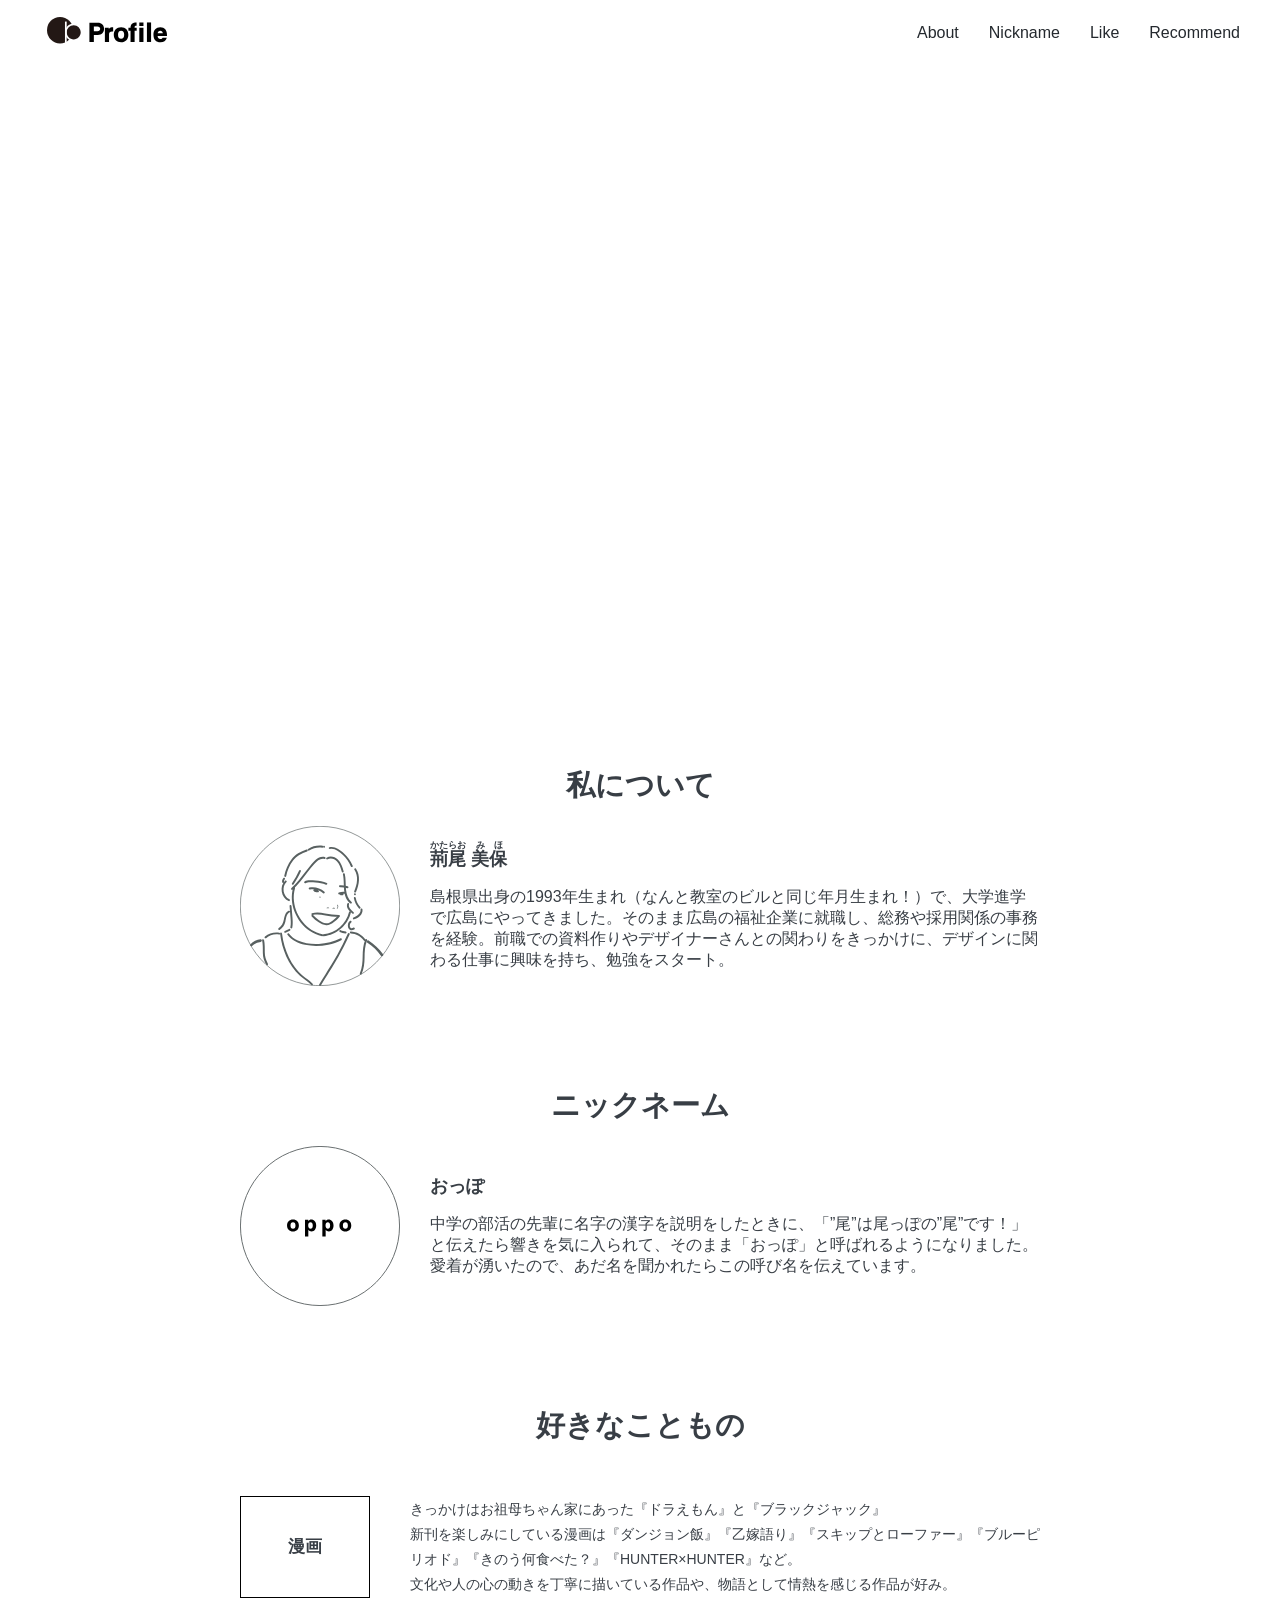
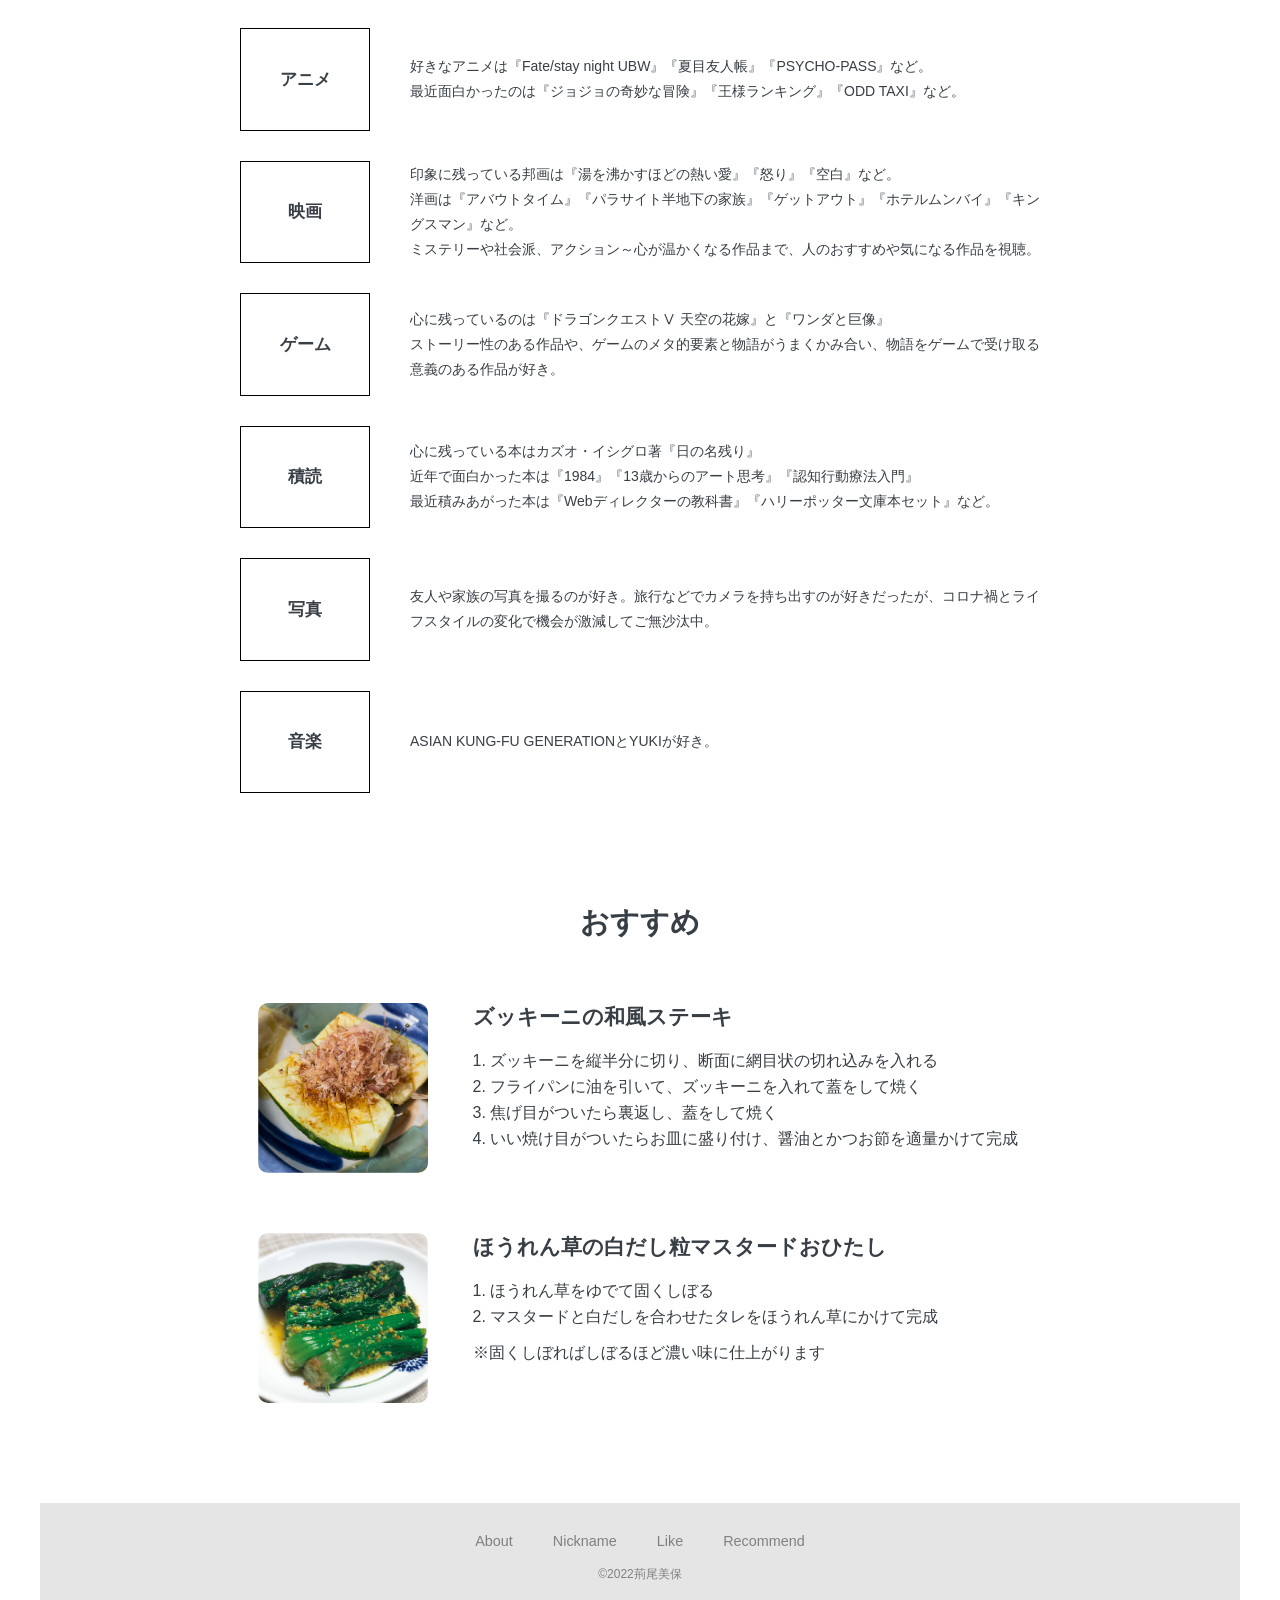
<file: works/07/aboutme.html>
<!DOCTYPE html>
<html lang="ja">

<head>
    <meta charset="UTF-8">
    <meta http-equiv="X-UA-Compatible" content="IE=edge">
    <meta name="viewport" content="width=device-width, initial-scale=1.0">
    <meta name="descripution" content="荊尾美保の自己紹介ぺージです。ニックネームや好きなこと、おすすめを紹介しています。">
    <title>荊尾美保の自己紹介</title>
    <link rel="stylesheet" href="css/style.css">
</head>

<body>
    <header class="wrapper">

        <h1 class="sitetitle"><a href="index.html"><img src="img/logologo.svg" alt="Opロゴ" width="200" height="50"></a></h1>

        <nav>
            <ul>
                <li><a href="#linkabout">About</a></li>
                <li><a href="#linknickname">Nickname</a></li>
                <li><a href="#linklike">Like</a></li>
                <li><a href="#linkreco">Recommend</a></li>
            </ul>
        </nav>

    </header>

    <main>
        <div class="container">
            <img class="image" src="img/mainvisual1.png" alt="複数写真" oncontextmenu="alert('画像保存しないでね！（右クリック不可）'); return false;">
            <img class="image" src="img/mainvisual2.png" alt="複数写真" oncontextmenu="alert('画像保存しないでね！（右クリック不可）'); return false;">
            <img class="image" src="img/mainvisual3.png" alt="複数写真" oncontextmenu="alert('画像保存しないでね！（右クリック不可）'); return false;">
        </div>

        <section id="linkabout" class="about">
            <h2>私について</h2>
            <div class="flex">
                <img src="img/icon.svg" alt="" width="160" height="160">
                <div>
                    <h3><ruby>荊尾<rt>かたらお</rt></ruby> <ruby>美保<rt>みほ</rt></ruby></h3><br>
                    <p>島根県出身の1993年生まれ（なんと教室のビルと同じ年月生まれ！）で、大学進学で広島にやってきました。そのまま広島の福祉企業に就職し、総務や採用関係の事務を経験。前職での資料作りやデザイナーさんとの関わりをきっかけに、デザインに関わる仕事に興味を持ち、勉強をスタート。</p>
                </div>
            </div>
        </section>

        <section id="linknickname" class="nickname">
            <h2>ニックネーム</h2>
            <div class="flex">
                <img src="img/oppo.svg" alt="oppo" width="160" height="160">
                <div>
                    <h3>おっぽ</h3><br>
                    <p>中学の部活の先輩に名字の漢字を説明をしたときに、「”尾”は尾っぽの”尾”です！」と伝えたら響きを気に入られて、そのまま「おっぽ」と呼ばれるようになりました。愛着が湧いたので、あだ名を聞かれたらこの呼び名を伝えています。 </p>
                </div>

            </div>
        </section>

        <section id="linklike" class="like">
            <h2>好きなこともの</h2>
            <ul>
                <li>
                    <h3>漫画</h3>
                    <div>
                        <p>きっかけはお祖母ちゃん家にあった『ドラえもん』と『ブラックジャック』</p>
                        <p>新刊を楽しみにしている漫画は『ダンジョン飯』『乙嫁語り』『スキップとローファー』『ブルーピリオド』『きのう何食べた？』『HUNTER×HUNTER』など。</p>
                        <p>文化や人の心の動きを丁寧に描いている作品や、物語として情熱を感じる作品が好み。</p>
                    </div>
                </li>
                <li>
                    <h3>アニメ</h3>
                    <div>
                        <p>好きなアニメは『Fate/stay night UBW』『夏目友人帳』『PSYCHO-PASS』など。</p>
                        <p>最近面白かったのは『ジョジョの奇妙な冒険』『王様ランキング』『ODD TAXI』など。</p>
                    </div>
                </li>
                <li>
                    <h3>映画</h3>
                    <div>
                        <p>印象に残っている邦画は『湯を沸かすほどの熱い愛』『怒り』『空白』など。</p>
                        <p>洋画は『アバウトタイム』『パラサイト半地下の家族』『ゲットアウト』『ホテルムンバイ』『キングスマン』など。</p>
                        <p>ミステリーや社会派、アクション～心が温かくなる作品まで、人のおすすめや気になる作品を視聴。</p>
                    </div>
                </li>
                <li>
                    <h3>ゲーム</h3>
                    <div>
                        <p>心に残っているのは『ドラゴンクエスト&#8548; 天空の花嫁』と『ワンダと巨像』</p>
                        <p>ストーリー性のある作品や、ゲームのメタ的要素と物語がうまくかみ合い、物語をゲームで受け取る意義のある作品が好き。</p>

                    </div>
                </li>

                <li>
                    <h3>積読</h3>
                    <div>
                        <p>心に残っている本はカズオ・イシグロ著『日の名残り』</p>
                        <p>近年で面白かった本は『1984』『13歳からのアート思考』『認知行動療法入門』</p>
                        <p>最近積みあがった本は『Webディレクターの教科書』『ハリーポッター文庫本セット』など。</p>
                    </div>
                </li>

                <li>
                    <h3>写真</h3>
                    <div>
                        <p>友人や家族の写真を撮るのが好き。旅行などでカメラを持ち出すのが好きだったが、コロナ禍とライフスタイルの変化で機会が激減してご無沙汰中。</p>
                    </div>
                </li>

                
                <li>
                    <h3>音楽</h3>
                    <div>
                        <p>ASIAN KUNG‐FU GENERATIONとYUKIが好き。</p>
                    </div>
                </li>
            </ul>
        </section>

        <section id="linkreco" class="recommend">
            <h2>おすすめ</h2>
            <div class="recip">
                <img src="img/reco/zu.jpg" alt="" width="170" height="170">
                <div class="text">
                    <h3>ズッキーニの和風ステーキ</h3>
                    <ul>
                        <li>ズッキーニを縦半分に切り、断面に網目状の切れ込みを入れる</li>
                        <li>フライパンに油を引いて、ズッキーニを入れて蓋をして焼く</li>
                        <li>焦げ目がついたら裏返し、蓋をして焼く</li>
                        <li>いい焼け目がついたらお皿に盛り付け、醤油とかつお節を適量かけて完成</li>
                    </ul>
                </div>
            </div>

            <div class="recip">
                <img src="img/reco/ho-100.jpg" alt="" width="170" height="170">
                <div class="text">
                    <h3>ほうれん草の白だし粒マスタードおひたし</h3>
                    <ul>
                        <li>ほうれん草をゆでて固くしぼる</li>
                        <li>マスタードと白だしを合わせたタレをほうれん草にかけて完成</li>
                    </ul>
                    <p>※固くしぼればしぼるほど濃い味に仕上がります</p>
                </div>
            </div>
        </section>
    </main>
    <footer>
        <ul class="menu">
            <li><a href="#linkabout">About</a></li>
            <li><a href="#linknickname">Nickname</a></li>
            <li><a href="#linklike">Like</a></li>
            <li><a href="#linkreco">Recommend</a></li>
        </ul>
        <br>
        <small class="copyright">&copy;2022荊尾美保</small>
    </footer>

</body>

</html>
</file>
<file: works/css/works_page.css>
@charset "UTF-8";
*,
::before,
::after {
  box-sizing: border-box;
  padding: 0;
  margin: 0;
}

img {
  vertical-align: bottom;
  max-width: 100%;
  height: auto;
}

a {
  text-decoration: none;
  color: #333;
}

a:hover {
  opacity: 0.9;
}

ul,
ol {
  list-style-type: none;
}

.base-head {
  display: flex;
  justify-content: space-between;
  align-items: center;
  background: #fff;
  position: fixed;
  left: 0;
  right: 0;
  top: 0;
  height: 120px;
  /* padding: 0 0 20px 0; */
  z-index: 5000;
}

/* サイトタイトル */
.siteTitle.isSmall {
  margin: 10px 0 15px 15px;
  font-family: "Bellota Text", cursive;
  line-height: 1em;
  display: inline-block;
}

.sitetitle--small {
  line-height: 0.8em;
  font-size: 1rem;
}

@media (min-width: 950px) {
  .base-head {
    height: 105px;
  }
  .siteTitle.isSmall {
    font-size: 2rem;
    margin: 10px 0 0 15px;
    position: static;
  }
  .sitetitle--small.isSmall {
    font-size: 0.9rem;
  }
}
/* グロナビ */
/*========= ナビゲーションのためのCSS ===============*/
#g-nav {
  font-family: "Bellota Text", cursive;
  font-size: 1.6rem;
  /*position:fixed;にし、z-indexの数値を小さくして最背面へ*/
  position: fixed;
  z-index: 6000;
  opacity: 0;
  /*はじめは透過0*/
  /*ナビの位置と形状*/
  top: 0;
  width: 100%;
  height: 100vh;
  visibility: hidden;
  /*ナビの高さ*/
  background: #fa9d41;
  /*動き*/
  transition: all 0.5s;
}

/*アクティブクラスがついたら透過なしにして最前面へ*/
#g-nav.panelactive {
  opacity: 1;
  visibility: visible;
  z-index: 7000;
}

/*ナビゲーション*/
#g-nav ul {
  display: none;
  /*ナビゲーション天地中央揃え*/
  position: absolute;
  z-index: 8000;
  top: 50%;
  left: 50%;
  transform: translate(-50%, -50%);
}

#g-nav.panelactive ul {
  display: block;
}

/*リストのレイアウト設定*/
#g-nav li {
  text-align: center;
  margin: 0 15px;
}

#g-nav li a {
  color: #333;
  text-decoration: none;
  padding: 10px;
  display: block;
  text-transform: uppercase;
  letter-spacing: 0.1em;
  font-weight: bold;
}

/*========= ボタンのためのCSS ===============*/
.openbtn1 {
  position: fixed;
  z-index: 9999;
  /*ボタンを最前面に*/
  top: 10px;
  right: 10px;
  cursor: pointer;
  width: 50px;
  height: 50px;
}

/*×に変化*/
.openbtn1 span {
  display: inline-block;
  transition: all 0.4s;
  position: absolute;
  left: 14px;
  height: 3px;
  border-radius: 2px;
  background-color: #666;
  width: 45%;
}

.openbtn1 span:nth-of-type(1) {
  top: 15px;
}

.openbtn1 span:nth-of-type(2) {
  top: 23px;
}

.openbtn1 span:nth-of-type(3) {
  top: 31px;
}

.openbtn1.active span:nth-of-type(1) {
  top: 18px;
  left: 18px;
  transform: translateY(6px) rotate(-45deg);
  width: 30%;
}

.openbtn1.active span:nth-of-type(2) {
  opacity: 0;
}

.openbtn1.active span:nth-of-type(3) {
  top: 30px;
  left: 18px;
  transform: translateY(-6px) rotate(45deg);
  width: 30%;
}

@media (min-width: 950px) {
  #g-nav {
    display: flex;
    height: 70px;
    background: #fff;
    opacity: 1;
    visibility: visible;
    z-index: 7000;
    position: static;
    justify-content: flex-end;
    margin-top: 20px;
  }
  #g-nav ul {
    display: flex;
    position: static;
    transform: none;
  }
  .openbtn1 {
    display: none;
  }
}
.works {
  font-family: "Zen Kaku Gothic New", sans-serif;
  align-items: center;
  margin-top: 120px;
}
@media (min-width: 769px) {
  .works {
    margin-top: 105px;
  }
}
.works__box {
  max-width: 800px;
  margin: 0 auto;
  padding: 20px 30px;
}
.works__title {
  font-size: 1.625rem;
  margin-top: 0.3rem;
  font-weight: bold;
  display: inline-block;
}
.works__tag {
  display: inline-block;
  background-color: #6d6d6d;
  color: #fff;
  border-radius: 14px;
  font-size: 0.75rem;
  padding: 0.2rem 0.6rem;
  margin-left: 15px;
  vertical-align: text-top;
}
.works__imgBox {
  margin-top: 20px;
  border: 1px solid rgb(188, 188, 188);
  border-radius: 20px;
}
.works__infoBox {
  margin-top: 50px;
}
@media (min-width: 769px) {
  .works__infoBox {
    display: flex;
  }
}
.works__infoTitle {
  display: block;
  width: 28%;
}
.works__text {
  width: 90%;
  font-family: "游ゴシック体", YuGothic, "游ゴシック", "Yu Gothic", sans-serif;
  margin-left: 10%;
}
@media (min-width: 769px) {
  .works__text {
    margin-left: 0;
  }
}

.imgBox--hover {
  position: relative;
  overflow: hidden;
}

.imgBox--hover p {
  opacity: 0;
  width: 100%;
  height: auto;
  position: absolute;
  top: 0;
  bottom: 0;
  right: 0;
  left: 0;
  background: rgba(0, 0, 0, 0.5);
  display: flex;
  justify-content: center;
  align-items: center;
  color: #fff;
  font-size: 1.375rem;
  font-weight: bold;
  text-align: center;
  transition: all 0.6s ease;
}

.imgBox--hover p:hover {
  opacity: 1;
}

footer {
  text-align: center;
  padding: 30px 0;
}

small {
  display: inline-block;
  margin-top: 15px;
}
/*# sourceMappingURL=works_page.css.map */


/* ===================== その他のPowerPoint資料セクション ===================== */
.works__otherSection {
  max-width: 800px;
  margin: 60px auto 0;
  padding: 0 30px;
}

.works__otherTitle {
  font-size: 1.25rem;
  font-weight: bold;
  padding-bottom: 10px;
  border-bottom: 2px solid #fa9d41;
  margin-bottom: 40px;
}

.works__otherCard {
  margin-bottom: 50px;
  padding: 25px;
  border: 1px solid #e0e0e0;
  border-radius: 16px;
  background: #fafafa;
}

.works__otherCardTitle {
  font-size: 1rem;
  font-weight: bold;
  margin-bottom: 12px;
  color: #333;
}

.works__otherCardText {
  font-family: "游ゴシック体", YuGothic, "游ゴシック", "Yu Gothic", sans-serif;
  font-size: 0.9rem;
  line-height: 1.8;
  color: #555;
  margin-bottom: 20px;
}

/* タブボタン */
.works__tabBtns {
  display: flex;
  gap: 8px;
  margin-bottom: 12px;
}

.works__tabBtn {
  background: #e8e8e8;
  border: none;
  border-radius: 20px;
  padding: 6px 18px;
  font-size: 0.8rem;
  cursor: pointer;
  font-family: "Zen Kaku Gothic New", sans-serif;
  color: #555;
  transition: all 0.3s;
}

.works__tabBtn.is-active {
  background: #fa9d41;
  color: #fff;
  font-weight: bold;
}

/* タブコンテンツ */
.works__tabContent {
  display: none;
  margin-top: 12px;
}

.works__tabContent.is-active {
  display: block;
}

/* PDF埋め込みフレーム */
.works__pdfFrame {
  width: 100%;
  height: 480px;
  border: none;
  border-radius: 10px;
  background: #eee;
  display: block;
}

@media (max-width: 600px) {
  .works__pdfFrame {
    height: 260px;
  }
}

/* PDFを開くリンク */
.works__pdfLink {
  display: inline-block;
  margin-top: 10px;
  font-size: 0.8rem;
  color: #fa9d41;
  text-decoration: underline;
}

.works__pdfLink:hover {
  opacity: 0.7;
}
</file>
<file: works/07/css/style.css>
@charset "utf-8";

/* =======================================================
▼ここから共通設定
======================================================= */

* {
    box-sizing: border-box;
}

html {
    font-size: 100%;
    font-family: 'Segoe UI', Tahoma, Geneva, Verdana, sans-serif;
}

body {
    color: #383e45;
    font-size: 0.9rem;
    width: 1200px;
    height: auto;
    margin: auto;
}

main section {
    width: 800px;
    height: auto;
    margin: 100px auto;
}

img {
    max-width: 100%;
    height: auto;
    vertical-align: bottom;
}

a {
    text-decoration: none; /* リンク装飾の削除 */
    position: relative;
    display: inline-block;
    text-decoration: none;
}

li {
    list-style: none;
} /* list-styleには何種類かあって、list-style-typeはその中のひとつ。list-styleをnoneに設定することでlist-styleに関わる全ての設定をOFFにしている。 */

section {
    margin: 100px 0;
}

h2 {
    font-family: 'Times New Roman', Times, serif;
    font-size: 2em;
    text-align: center;
    margin: 20px 0;
}

/* =======================================================
▲ここまで共通設定
======================================================= */


/* =======================================================
▼ここからヘッダー
======================================================= */

.wrapper {
    display: flex;
    justify-content: space-between;
    align-items: center;
    margin: 0 auto;
}

.sitetitle {
    width: 120px;
    line-height: 1px; /* line-heightは行間の調整 */
    padding: 10px 0;
    margin: 7px;
}

.wrapper ul {
    display: flex;
    padding: 10px 0;
    margin: 0;
}

.wrapper li {
    margin-left: 30px;
    font-size: 16px;
}

.wrapper li a {
    color: #24292e;
}

.wrapper li a::after {  /* グロナビのホバーanimation設定 */
    position: absolute;
    bottom: -4px;
    left: 0;
    content: '';
    width: 100%;
    height: 1px;
    background: #333;
    transform: scale(0, 1);
    transform-origin: center top;
    transition: transform .3s;
  }
.wrapper  li a:hover::after { /* グロナビのホバーanimation設定 */
    transform: scale(1, 1);
  }

/* =======================================================
ここまでヘッダー
======================================================= */


/* =======================================================
▼ここからメインビジュアル画像設定【参考 https://yuyuublog.com/css-feed-animation-image/】
======================================================= */

.container {
	position: relative;
	width: 1200px;
	max-width: 100%;
	height: 600px;
}

.image {
	position: absolute; /* 画像を重ねるための設定 */
	width: 100%;
	opacity: 0;
	animation: change-img-anim 18s infinite;
}

.image:nth-of-type(1) {
    animation: change-img-anim-first 18s infinite;
	animation-delay: 0s;
    
}
.image:nth-of-type(2) {
	animation-delay: 6s;
}
.image:nth-of-type(3) {
	animation-delay: 12s;
}

@keyframes change-img-anim-first {
    0%{ opacity: 1;}
    30%{ opacity: 1;}
    36%{ opacity: 1;}
    45%{ opacity: 0;}
    100%{ opacity: 0;}
  }

  @keyframes change-img-anim {
    0%{ opacity: 0;}
    30%{ opacity: 1;}
    36%{ opacity: 1;}
    45%{ opacity: 0;}
    100%{ opacity: 0;}
  }
/* =======================================================
　▲ここまでメインビジュアル画像設定
======================================================= */

/* =======================================================
　▼ここからメイン設定
======================================================= */

/* aboutとnicknameの共通 */
.flex {
    display: flex;
    justify-content: center;
    align-items: center;
}

.flex h3 {
    font-size: 18px;
    margin: 0;
}

.flex p {
    margin: 0;
}

.flex img {
    margin-right: 30px;
}


/* like 好きなものこと */

.like h2 {
  margin: 30px 0 40px 0;
}

.like li {
    display: flex;
    align-items: center;
}

.like h3 {
    padding:2.3em 1.6em;
    font-weight: bold;
    border: solid 1px #000000;
    flex: 0 0 130px; /* 内容によって伸ばしていいか、縮めていいかの設定。　0（伸ばさない）0（縮めない）130pxに固定 */
    text-align: center;
    margin: 10px 40px 10px 0;
    background-color: #fff;
}

.like li {
    margin: 10px 0;
}

.like p {
    line-height: 1.8;
    margin: 0;
    font-size: 14px;
}

.like ul {
    padding: 0;
}

/* recommendおすすめ */

.recommend {
    width: 765px;
    height: auto;
    margin: auto auto 60px auto
}

.recommend h2 {
  margin: 30px 0 60px 0;
}


.recommend img {
    border-radius: 10px;
    margin: 0 45px 40px  0
}
.recip {
    margin: 20px 0;
    display: flex;
}
.recip h3 {
    font-size: 21px;
    margin: 0 0 20px 0;
}
.text ul {
    padding: 0;
}
.text li,
p {
    margin: 5px 0;
    font-size: 16px;
    list-style-position: inside;
    list-style-type: decimal;
}

  /* =======================================================
　▲ここまでメイン設定
======================================================= */



  /* =======================================================
　▼ここからフッター設定
======================================================= */

/* footer {
    text-align: center;
    margin: 40px 0 10px 0;
    background-color: #979797;
    color: #fff;
    padding: 1em;
} */


footer {
    color: #808080;
    background: #e5e5e5;
    text-align: center;
    padding: 30px;
   }

footer a {
    color: #808080;
    text-decoration: none;
   }

footer a:hover {
    text-decoration: underline;
   }

footer .menu {
    margin: 0;
    padding: 0;
    list-style: none;
    display: flex;
    flex-wrap: wrap;
    justify-content: center;
   }

footer .menu li {
    margin: 0;
    padding: 0 20px;
   }

footer .copyright {
    margin: 0;
    padding: 20px 0 0 0;
   }

  /* =======================================================
　▲ここまでフッター設定
======================================================= */
</file>
